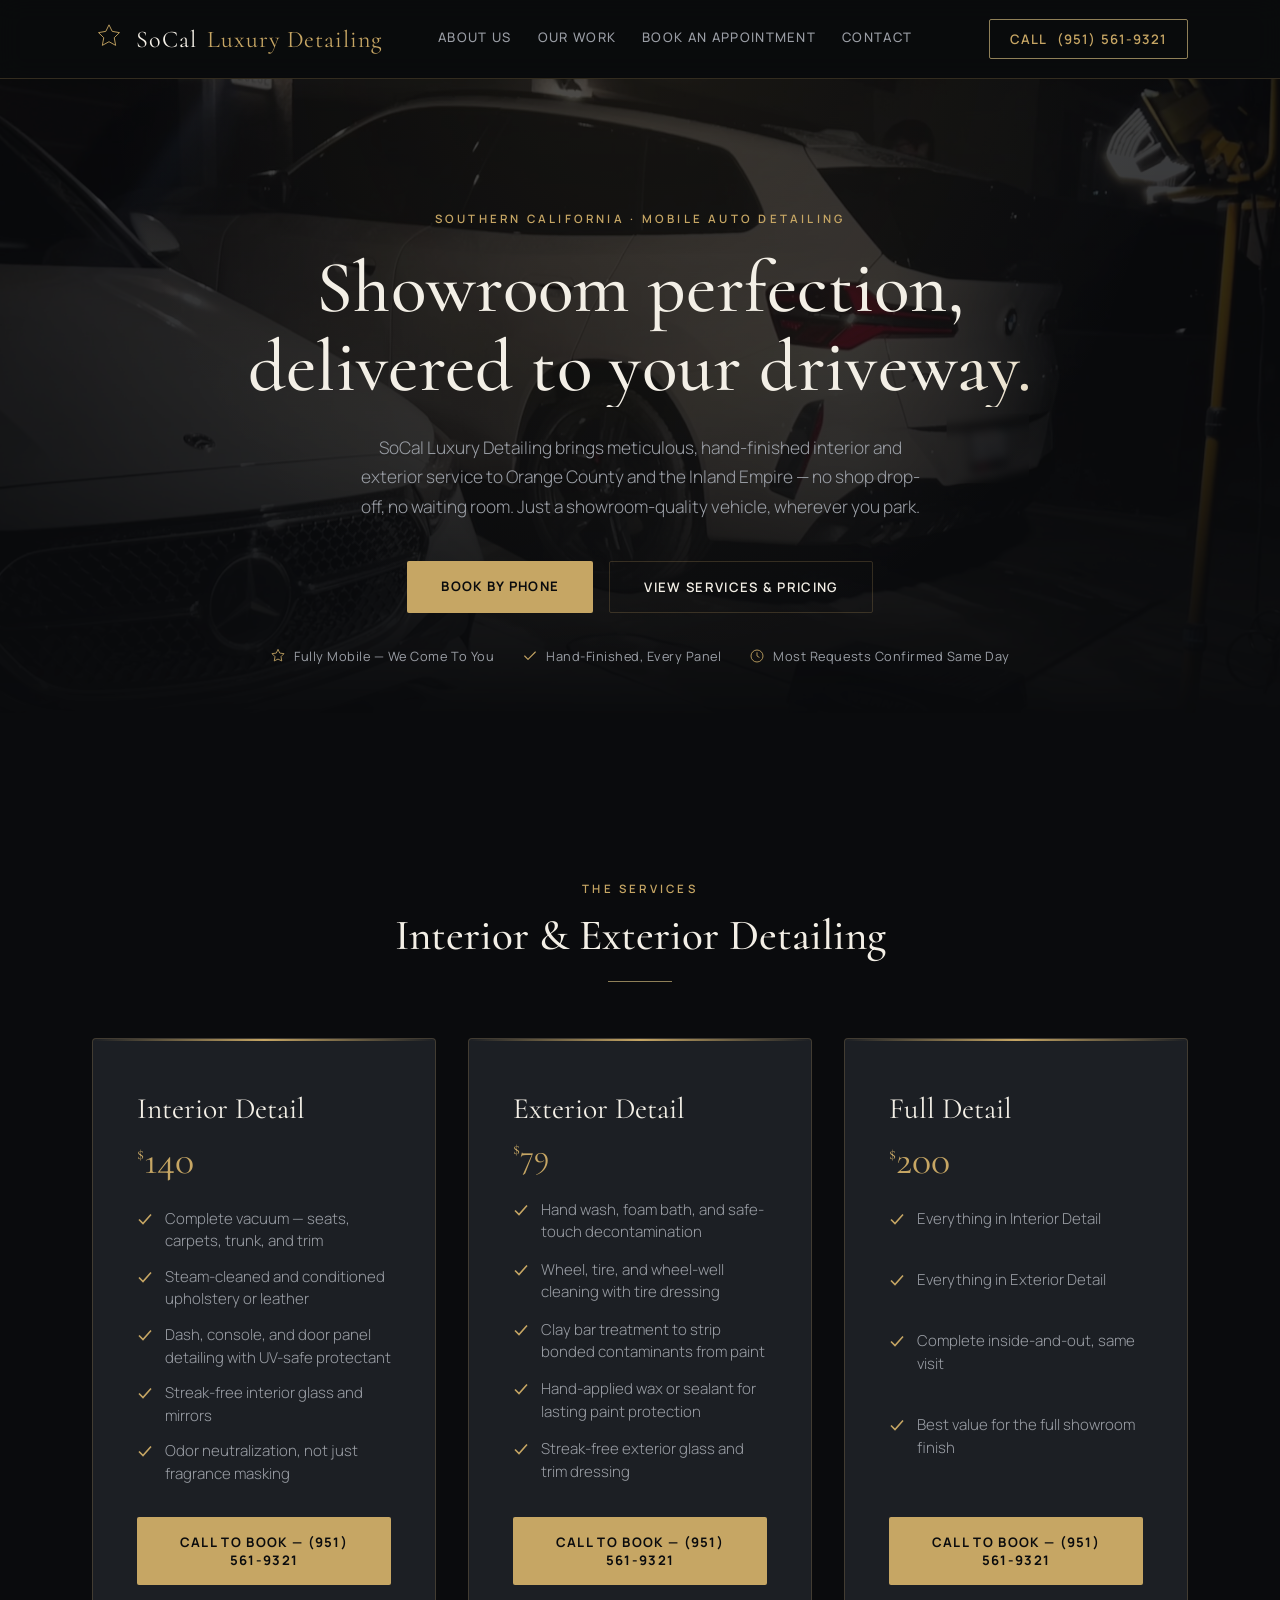
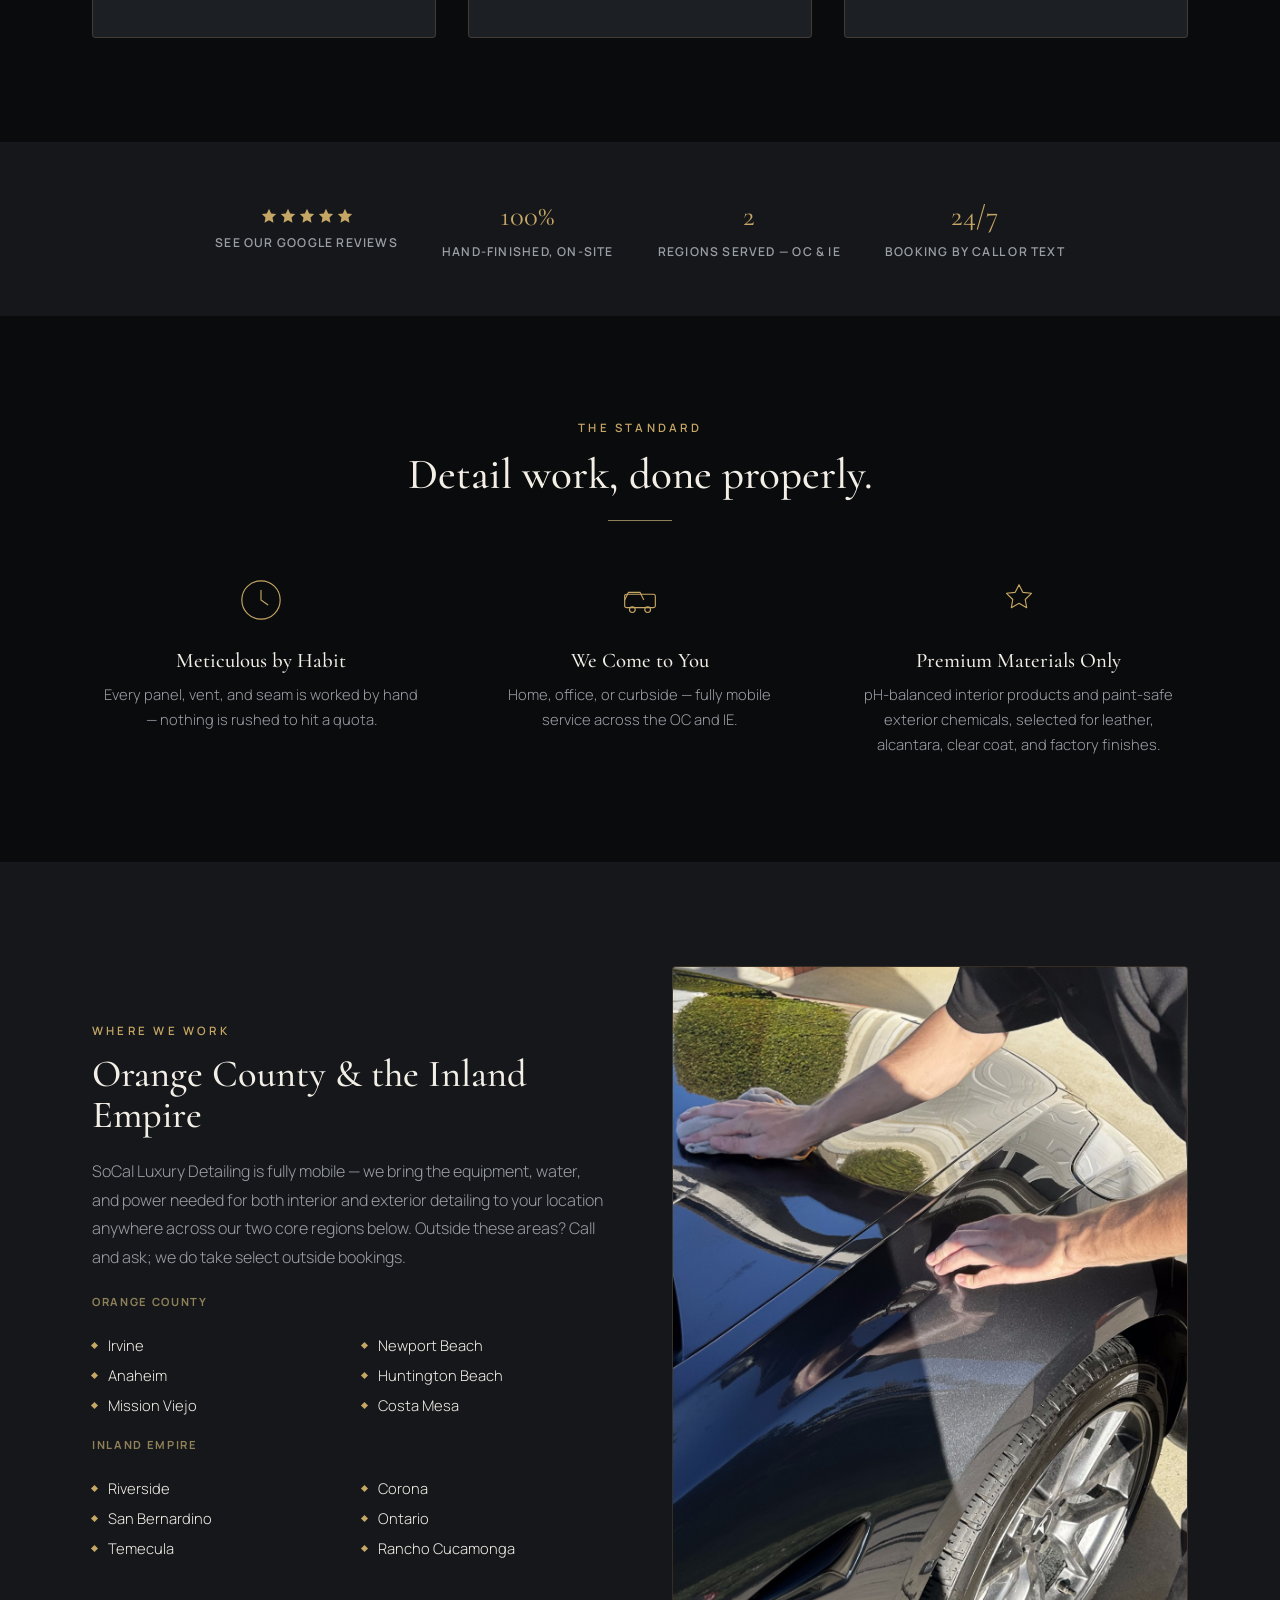
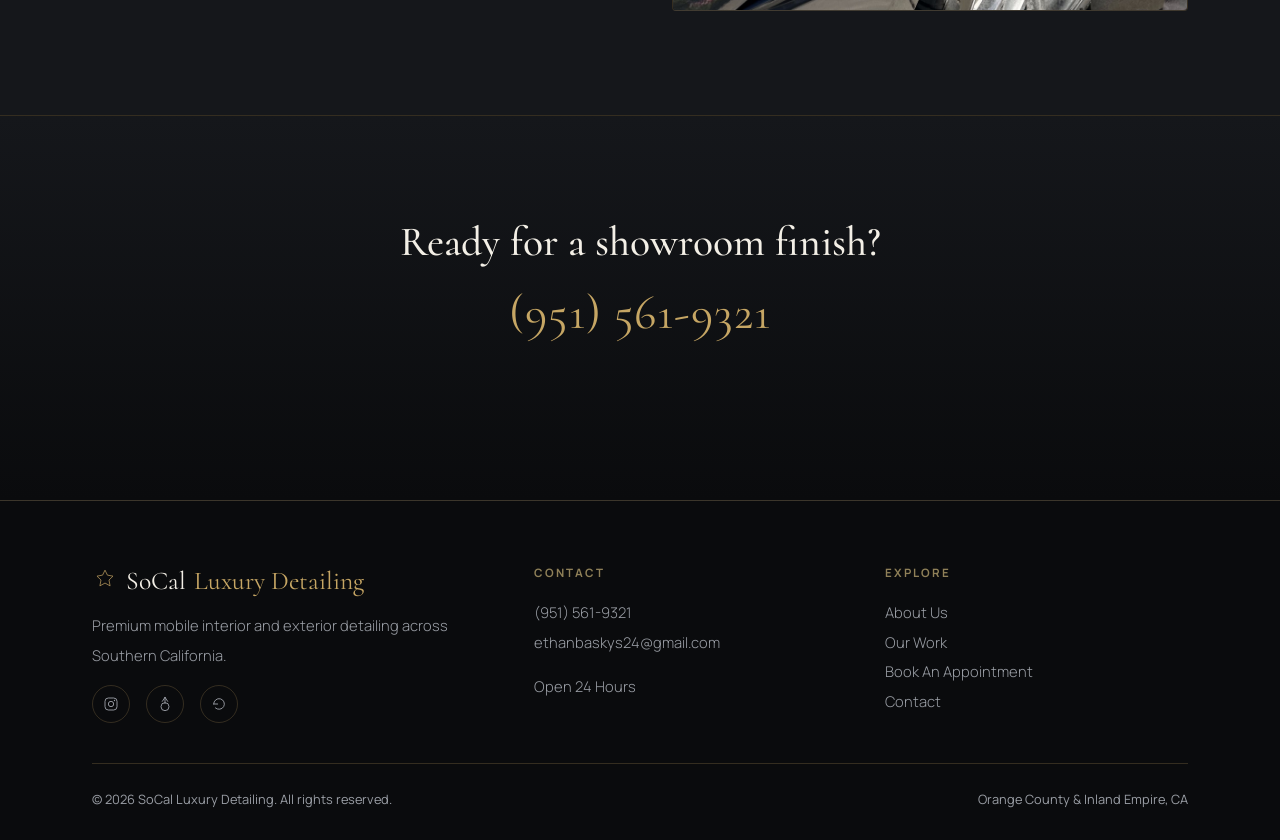
<file: index.html>
<!DOCTYPE html>
<html lang="en">
<head>
<meta charset="UTF-8">
<meta name="viewport" content="width=device-width, initial-scale=1.0">
<title>SoCal Luxury Detailing — Mobile Interior &amp; Exterior Detailing, Orange County &amp; Inland Empire</title>
<meta name="description" content="SoCal Luxury Detailing brings showroom-quality mobile interior and exterior detailing to Orange County and the Inland Empire. Hand-finished, on-site. Call (951) 561-9321.">
<link rel="canonical" href="https://z-skizz.github.io/socal-auto-detail.github.io/index.html">

<meta property="og:type" content="website">
<meta property="og:title" content="SoCal Luxury Detailing — Mobile Auto Detailing, Orange County &amp; Inland Empire">
<meta property="og:description" content="Showroom perfection, delivered to your driveway. Premium mobile interior and exterior detailing across Southern California.">
<meta property="og:image" content="https://z-skizz.github.io/socal-auto-detail.github.io/assets/img/photo-b.jpg">
<meta property="og:url" content="https://z-skizz.github.io/socal-auto-detail.github.io/index.html">
<meta name="twitter:card" content="summary_large_image">

<!--
============================================================
SOCAL LUXURY DETAILING — HOME PAGE
============================================================
Shared header/footer/CSS/JS live in assets/css/style.css and
assets/js/main.js — edit those once, it applies to every page.

QUICK EDIT INDEX
-----------------
[EDIT: PHONE NUMBER]  — search "9515619321"
[EDIT: SERVICES]      — the service cards below "id=service"
[EDIT: PRICING]       — inside each service card
[EDIT: SERVICE AREA]  — city list, Orange County / Inland Empire
[EDIT: PHOTOS]        — see assets/img/README.txt for the full shot list
[EDIT: BUSINESS HOURS]— footer
============================================================
-->

<link rel="icon" href="data:image/svg+xml,%3Csvg xmlns='http://www.w3.org/2000/svg' viewBox='0 0 48 48'%3E%3Crect width='48' height='48' rx='8' fill='%230a0b0d'/%3E%3Cpath d='M24 8l4.8 9.8L39 19l-7.5 7.3L33.5 37 24 31.6 14.5 37l2-10.7L9 19l10.2-1.2z' fill='%23c6a664'/%3E%3C/svg%3E">

<link rel="preconnect" href="https://fonts.googleapis.com">
<link rel="preconnect" href="https://fonts.gstatic.com" crossorigin>
<link href="https://fonts.googleapis.com/css2?family=Cormorant:ital,wght@0,300;0,400;0,500;0,600;1,400&family=Manrope:wght@300;400;500;600;700&display=swap" rel="stylesheet">
<link rel="stylesheet" href="assets/css/style.css">
</head>
<body>

<!-- ================= HEADER ================= -->
<header>
  <div class="nav">
    <a href="index.html#top" class="logo">
      <svg class="mark" viewBox="0 0 48 48" fill="none" aria-hidden="true"><path d="M24 4l4.5 9.2L38.8 15l-7.4 7.2L33.4 33 24 27.8 14.6 33l2-10.8L9.2 15l10.3-1.8z" stroke="currentColor" stroke-width="1.3" stroke-linejoin="round"/></svg>
      SoCal <em>Luxury Detailing</em>
    </a>
    <button class="nav-toggle" aria-label="Toggle menu" aria-expanded="false">
      <svg class="icon-open" viewBox="0 0 24 24" fill="none"><path d="M3 6h18M3 12h18M3 18h18" stroke="currentColor" stroke-width="1.6" stroke-linecap="round"/></svg>
      <svg class="icon-close" viewBox="0 0 24 24" fill="none"><path d="M5 5l14 14M19 5L5 19" stroke="currentColor" stroke-width="1.6" stroke-linecap="round"/></svg>
    </button>
    <nav class="nav-links">
      <a href="about.html">About Us</a>
      <a href="our-work.html">Our Work</a>
      <a href="book.html">Book An Appointment</a>
      <a href="contact.html">Contact</a>
    </nav>
    <!-- [EDIT: PHONE NUMBER] -->
    <a class="call-btn" href="tel:19515619321">
      <span class="full">Call</span> (951) 561-9321
    </a>
  </div>
</header>

<!-- ================= HERO ================= -->
<section class="hero" id="top">
  <!-- [EDIT: PHOTOS] Photo B — 16:9, nighttime lighting rig + stepping stool,
       BMW X330M on the driveway. Drop a file at assets/img/photo-b.jpg and
       it appears here automatically at partial opacity, behind the text. -->
  <div class="hero-bg-photo" style="background-image:url('assets/img/photo-b.jpg');"></div>
  <div class="hero-inner">
    <span class="eyebrow">Southern California · Mobile Auto Detailing</span>
    <h1>Showroom perfection,<br><span class="sheen">delivered to your driveway.</span></h1>
    <p class="lede">
      SoCal Luxury Detailing brings meticulous, hand-finished interior and exterior
      service to Orange County and the Inland Empire — no shop drop-off, no waiting room.
      Just a showroom-quality vehicle, wherever you park.
    </p>
    <div class="hero-cta">
      <a class="btn-primary" href="tel:19515619321">Book by Phone</a>
      <a class="btn-secondary" href="#service">View Services &amp; Pricing</a>
    </div>
    <div class="hero-badges">
      <span><svg viewBox="0 0 24 24" fill="none"><path d="M12 2l2.6 5.6L21 8.5l-4.5 4.5 1.1 6.4L12 16.6l-5.6 2.8 1.1-6.4L3 8.5l6.4-.9z" stroke="currentColor" stroke-width="1.3" stroke-linejoin="round"/></svg> Fully Mobile — We Come To You</span>
      <span><svg viewBox="0 0 24 24" fill="none"><path d="M4 12l5 5L20 6" stroke="currentColor" stroke-width="1.6" stroke-linecap="round" stroke-linejoin="round"/></svg> Hand-Finished, Every Panel</span>
      <span><svg viewBox="0 0 24 24" fill="none"><circle cx="12" cy="12" r="9" stroke="currentColor" stroke-width="1.3"/><path d="M12 7v5l3.2 2" stroke="currentColor" stroke-width="1.3" stroke-linecap="round"/></svg> Most Requests Confirmed Same Day</span>
    </div>
  </div>
</section>

<!-- ================= SERVICES ================= -->
<section id="service">
  <div class="wrap">
    <div class="section-head reveal">
      <span class="eyebrow">The Services</span>
      <h2>Interior &amp; Exterior Detailing</h2>
      <div class="divider"></div>
    </div>

    <div class="service-grid cols-3">

      <!-- [EDIT: SERVICES] Card 1 — Interior Detail -->
      <div class="service-card reveal">
        <div class="service-name">Interior Detail</div>
        <!-- [EDIT: PRICING] -->
        <div class="price"><sup>$</sup>140</div>
        <ul>
          <li><svg width="16" height="16" viewBox="0 0 16 16" fill="none"><path d="M2 8.5L6 12.5L14 3.5" stroke="currentColor" stroke-width="1.6"/></svg>Complete vacuum — seats, carpets, trunk, and trim</li>
          <li><svg width="16" height="16" viewBox="0 0 16 16" fill="none"><path d="M2 8.5L6 12.5L14 3.5" stroke="currentColor" stroke-width="1.6"/></svg>Steam-cleaned and conditioned upholstery or leather</li>
          <li><svg width="16" height="16" viewBox="0 0 16 16" fill="none"><path d="M2 8.5L6 12.5L14 3.5" stroke="currentColor" stroke-width="1.6"/></svg>Dash, console, and door panel detailing with UV-safe protectant</li>
          <li><svg width="16" height="16" viewBox="0 0 16 16" fill="none"><path d="M2 8.5L6 12.5L14 3.5" stroke="currentColor" stroke-width="1.6"/></svg>Streak-free interior glass and mirrors</li>
          <li><svg width="16" height="16" viewBox="0 0 16 16" fill="none"><path d="M2 8.5L6 12.5L14 3.5" stroke="currentColor" stroke-width="1.6"/></svg>Odor neutralization, not just fragrance masking</li>
        </ul>
        <a class="btn-primary" href="tel:19515619321">Call to Book — (951) 561-9321</a>
      </div>

      <!-- [EDIT: SERVICES] Card 2 — Exterior Detail -->
      <div class="service-card reveal">
        <div class="service-name">Exterior Detail</div>
        <!-- [EDIT: PRICING] -->
        <div class="price call-price"><sup>$</sup>79</div>
        <ul>
          <li><svg width="16" height="16" viewBox="0 0 16 16" fill="none"><path d="M2 8.5L6 12.5L14 3.5" stroke="currentColor" stroke-width="1.6"/></svg>Hand wash, foam bath, and safe-touch decontamination</li>
          <li><svg width="16" height="16" viewBox="0 0 16 16" fill="none"><path d="M2 8.5L6 12.5L14 3.5" stroke="currentColor" stroke-width="1.6"/></svg>Wheel, tire, and wheel-well cleaning with tire dressing</li>
          <li><svg width="16" height="16" viewBox="0 0 16 16" fill="none"><path d="M2 8.5L6 12.5L14 3.5" stroke="currentColor" stroke-width="1.6"/></svg>Clay bar treatment to strip bonded contaminants from paint</li>
          <li><svg width="16" height="16" viewBox="0 0 16 16" fill="none"><path d="M2 8.5L6 12.5L14 3.5" stroke="currentColor" stroke-width="1.6"/></svg>Hand-applied wax or sealant for lasting paint protection</li>
          <li><svg width="16" height="16" viewBox="0 0 16 16" fill="none"><path d="M2 8.5L6 12.5L14 3.5" stroke="currentColor" stroke-width="1.6"/></svg>Streak-free exterior glass and trim dressing</li>
        </ul>
        <a class="btn-primary" href="tel:19515619321">Call to Book — (951) 561-9321</a>
      </div>

      <!-- [EDIT: SERVICES] Card 3 — Full Detail -->
      <div class="service-card reveal">
        <div class="service-name">Full Detail</div>
        <!-- [EDIT: PRICING] -->
        <div class="price"><sup>$</sup>200</div>
        <ul>
          <li><svg width="16" height="16" viewBox="0 0 16 16" fill="none"><path d="M2 8.5L6 12.5L14 3.5" stroke="currentColor" stroke-width="1.6"/></svg>Everything in Interior Detail</li>
          <li><svg width="16" height="16" viewBox="0 0 16 16" fill="none"><path d="M2 8.5L6 12.5L14 3.5" stroke="currentColor" stroke-width="1.6"/></svg>Everything in Exterior Detail</li>
          <li><svg width="16" height="16" viewBox="0 0 16 16" fill="none"><path d="M2 8.5L6 12.5L14 3.5" stroke="currentColor" stroke-width="1.6"/></svg>Complete inside-and-out, same visit</li>
          <li><svg width="16" height="16" viewBox="0 0 16 16" fill="none"><path d="M2 8.5L6 12.5L14 3.5" stroke="currentColor" stroke-width="1.6"/></svg>Best value for the full showroom finish</li>
        </ul>
        <a class="btn-primary" href="tel:19515619321">Call to Book — (951) 561-9321</a>
      </div>

    </div>
  </div>
</section>

<!-- ================= TRUST BAND ================= -->
<section class="section-alt" style="padding: 56px 0;">
  <div class="wrap">
    <div class="trust-band reveal">
      <div class="trust-item">
        <div class="trust-stars" aria-hidden="true">
          <svg viewBox="0 0 20 20" fill="currentColor"><path d="M10 1l2.7 5.9L19 7.6l-4.6 4.4 1.2 6.5L10 15.3l-5.6 3.2 1.2-6.5L1 7.6l6.3-.7z"/></svg>
          <svg viewBox="0 0 20 20" fill="currentColor"><path d="M10 1l2.7 5.9L19 7.6l-4.6 4.4 1.2 6.5L10 15.3l-5.6 3.2 1.2-6.5L1 7.6l6.3-.7z"/></svg>
          <svg viewBox="0 0 20 20" fill="currentColor"><path d="M10 1l2.7 5.9L19 7.6l-4.6 4.4 1.2 6.5L10 15.3l-5.6 3.2 1.2-6.5L1 7.6l6.3-.7z"/></svg>
          <svg viewBox="0 0 20 20" fill="currentColor"><path d="M10 1l2.7 5.9L19 7.6l-4.6 4.4 1.2 6.5L10 15.3l-5.6 3.2 1.2-6.5L1 7.6l6.3-.7z"/></svg>
          <svg viewBox="0 0 20 20" fill="currentColor"><path d="M10 1l2.7 5.9L19 7.6l-4.6 4.4 1.2 6.5L10 15.3l-5.6 3.2 1.2-6.5L1 7.6l6.3-.7z"/></svg>
        </div>
        <!-- [EDIT: REVIEWS] link to your real Google Business Profile once live -->
        <a class="trust-label" href="#" target="_blank" rel="noopener">See Our Google Reviews</a>
      </div>
      <div class="trust-item">
        <div class="trust-num">100%</div>
        <div class="trust-label">Hand-Finished, On-Site</div>
      </div>
      <div class="trust-item">
        <div class="trust-num">2</div>
        <div class="trust-label">Regions Served — OC &amp; IE</div>
      </div>
      <div class="trust-item">
        <div class="trust-num">24/7</div>
        <div class="trust-label">Booking By Call Or Text</div>
      </div>
    </div>
  </div>
</section>

<!-- ================= WHY US / PILLARS ================= -->
<section>
  <div class="wrap">
    <div class="section-head reveal">
      <span class="eyebrow">The Standard</span>
      <h2>Detail work, done properly.</h2>
      <div class="divider"></div>
    </div>
    <div class="pillars">
      <div class="pillar reveal">
        <svg class="icon" viewBox="0 0 48 48" fill="none"><circle cx="24" cy="24" r="20" stroke="currentColor" stroke-width="1.2"/><path d="M24 14v10l7 5" stroke="currentColor" stroke-width="1.2" stroke-linecap="round"/></svg>
        <h3>Meticulous by Habit</h3>
        <p>Every panel, vent, and seam is worked by hand — nothing is rushed to hit a quota.</p>
      </div>
      <div class="pillar reveal">
        <svg class="icon" viewBox="0 0 48 48" fill="none"><rect x="8" y="18" width="32" height="14" rx="2" stroke="currentColor" stroke-width="1.2"/><circle cx="16" cy="34" r="3" stroke="currentColor" stroke-width="1.2"/><circle cx="32" cy="34" r="3" stroke="currentColor" stroke-width="1.2"/><path d="M8 24l4-8h12l4 8" stroke="currentColor" stroke-width="1.2"/></svg>
        <h3>We Come to You</h3>
        <p>Home, office, or curbside — fully mobile service across the OC and IE.</p>
      </div>
      <div class="pillar reveal">
        <svg class="icon" viewBox="0 0 48 48" fill="none"><path d="M24 8l4 8 9 1-6.5 6.5L32 32l-8-4.5L16 32l1.5-8.5L11 17l9-1z" stroke="currentColor" stroke-width="1.2" stroke-linejoin="round"/></svg>
        <h3>Premium Materials Only</h3>
        <p>pH-balanced interior products and paint-safe exterior chemicals, selected for leather, alcantara, clear coat, and factory finishes.</p>
      </div>
    </div>
  </div>
</section>

<!-- ================= SERVICE AREA ================= -->
<section class="section-alt" id="area">
  <div class="wrap">
    <div class="split-layout">
      <div class="split-copy reveal">
        <span class="eyebrow">Where We Work</span>
        <h2 style="margin:14px 0 20px; font-size:clamp(1.9rem,3.6vw,2.4rem);">Orange County &amp; the Inland Empire</h2>
        <p>
          SoCal Luxury Detailing is fully mobile — we bring the equipment, water,
          and power needed for both interior and exterior detailing to your location
          anywhere across our two core regions below. Outside these areas? Call and
          ask; we do take select outside bookings.
        </p>
        <div class="region-group-label">Orange County</div>
        <!-- [EDIT: SERVICE AREA] add/remove cities freely -->
        <ul class="region-list">
          <li>Irvine</li>
          <li>Newport Beach</li>
          <li>Anaheim</li>
          <li>Huntington Beach</li>
          <li>Mission Viejo</li>
          <li>Costa Mesa</li>
        </ul>
        <div class="region-group-label">Inland Empire</div>
        <ul class="region-list">
          <li>Riverside</li>
          <li>Corona</li>
          <li>San Bernardino</li>
          <li>Ontario</li>
          <li>Temecula</li>
          <li>Rancho Cucamonga</li>
        </ul>
      </div>

      <!-- [EDIT: PHOTOS] Photo C — 9:16 vertical, technician detailing a
           Tesla hood close-up with a microfiber towel. File:
           assets/img/photo-c.jpg -->
      <figure class="media-slot ar-4x5 reveal" data-slot="c">
        <img src="assets/img/photo-c.jpg" alt="Technician hand-polishing a Tesla hood with a microfiber towel" loading="lazy" onerror="this.parentElement.classList.add('is-missing')">
        <figcaption class="slot-fallback">
          <span class="slot-tag">Photo C · 9:16 vertical</span>
          Close-up: technician cleaning a Tesla hood with a microfiber towel.<br>Add file: assets/img/photo-c.jpg
        </figcaption>
      </figure>
    </div>
  </div>
</section>

<!-- ================= FINAL CTA ================= -->
<section class="cta-band">
  <div class="wrap" style="max-width:640px;">
    <h2 class="reveal">Ready for a showroom finish?</h2>
    <!-- [EDIT: PHONE NUMBER] -->
    <a class="phone-big reveal" href="tel:19515619321">(951) 561-9321</a>
    <p class="note reveal">Call or text to check availability in your area.</p>
  </div>
</section>

<!-- ================= FOOTER ================= -->
<footer>
  <div class="wrap">
    <div class="footer-grid">
      <div class="footer-col">
        <div class="footer-logo">
          <svg viewBox="0 0 48 48" fill="none" aria-hidden="true"><path d="M24 4l4.5 9.2L38.8 15l-7.4 7.2L33.4 33 24 27.8 14.6 33l2-10.8L9.2 15l10.3-1.8z" stroke="currentColor" stroke-width="1.3" stroke-linejoin="round"/></svg>
          SoCal <em>Luxury Detailing</em>
        </div>
        <p style="font-weight:300;">Premium mobile interior and exterior detailing across Southern California.</p>
        <div class="footer-social">
          <!-- [EDIT: SOCIAL LINKS] replace # with your real profile URLs -->
          <a href="#" target="_blank" rel="noopener" aria-label="Instagram"><svg viewBox="0 0 24 24" fill="none"><rect x="3" y="3" width="18" height="18" rx="5" stroke="currentColor" stroke-width="1.4"/><circle cx="12" cy="12" r="4" stroke="currentColor" stroke-width="1.4"/><circle cx="17.2" cy="6.8" r="1" fill="currentColor"/></svg></a>
          <a href="#" target="_blank" rel="noopener" aria-label="Yelp"><svg viewBox="0 0 24 24" fill="none"><path d="M12 2v9M12 2l4 6M12 2L8 8" stroke="currentColor" stroke-width="1.4" stroke-linecap="round" stroke-linejoin="round"/><circle cx="12" cy="16" r="6" stroke="currentColor" stroke-width="1.4"/></svg></a>
          <a href="#" target="_blank" rel="noopener" aria-label="Google Reviews"><svg viewBox="0 0 24 24" fill="none"><path d="M4 12a8 8 0 1 1 2.6 5.9" stroke="currentColor" stroke-width="1.4" stroke-linecap="round"/><path d="M4 12h6" stroke="currentColor" stroke-width="1.4" stroke-linecap="round"/></svg></a>
        </div>
      </div>
      <div class="footer-col">
        <h4>Contact</h4>
        <!-- [EDIT: PHONE NUMBER] -->
        <a href="tel:19515619321">(951) 561-9321</a>
        <!-- [EDIT: EMAIL] -->
        <a href="mailto:ethanbaskys24@gmail.com">ethanbaskys24@gmail.com</a>
        <!-- [EDIT: BUSINESS HOURS] -->
        <p>Open 24 Hours</p>
      </div>
      <div class="footer-col">
        <h4>Explore</h4>
        <a href="about.html">About Us</a>
        <a href="our-work.html">Our Work</a>
        <a href="book.html">Book An Appointment</a>
        <a href="contact.html">Contact</a>
      </div>
    </div>
    <div class="footer-bottom">
      <span>&copy; <span id="year"></span> SoCal Luxury Detailing. All rights reserved.</span>
      <span>Orange County &amp; Inland Empire, CA</span>
    </div>
  </div>
</footer>

<!-- ================= STICKY MOBILE CALL BAR ================= -->
<div class="mobile-call-bar">
  <a class="mcb-call" href="tel:19515619321">Call Now</a>
  <a class="mcb-text" href="sms:19515619321">Text to Book</a>
</div>

<script type="application/ld+json">
{
  "@context": "https://schema.org",
  "@type": "LocalBusiness",
  "name": "SoCal Luxury Detailing",
  "image": "https://z-skizz.github.io/socal-auto-detail.github.io/assets/img/photo-b.jpg",
  "url": "https://z-skizz.github.io/socal-auto-detail.github.io/index.html",
  "telephone": "+19515619321",
  "email": "ethanbaskys24@gmail.com",
  "priceRange": "$$",
  "areaServed": [
    "Irvine, CA", "Newport Beach, CA", "Anaheim, CA", "Huntington Beach, CA",
    "Mission Viejo, CA", "Costa Mesa, CA", "Riverside, CA", "Corona, CA",
    "San Bernardino, CA", "Ontario, CA", "Temecula, CA", "Rancho Cucamonga, CA"
  ],
  "openingHoursSpecification": {
    "@type": "OpeningHoursSpecification",
    "dayOfWeek": ["Monday","Tuesday","Wednesday","Thursday","Friday","Saturday","Sunday"],
    "opens": "00:00",
    "closes": "23:59"
  },
  "makesOffer": [
    { "@type": "Offer", "itemOffered": { "@type": "Service", "name": "Interior Detail" }, "price": "140", "priceCurrency": "USD" },
    { "@type": "Offer", "itemOffered": { "@type": "Service", "name": "Exterior Detail" }, "price": "79", "priceCurrency": "USD" }
  ]
}
</script>

<script src="assets/js/main.js"></script>
</body>
</html>
</file>
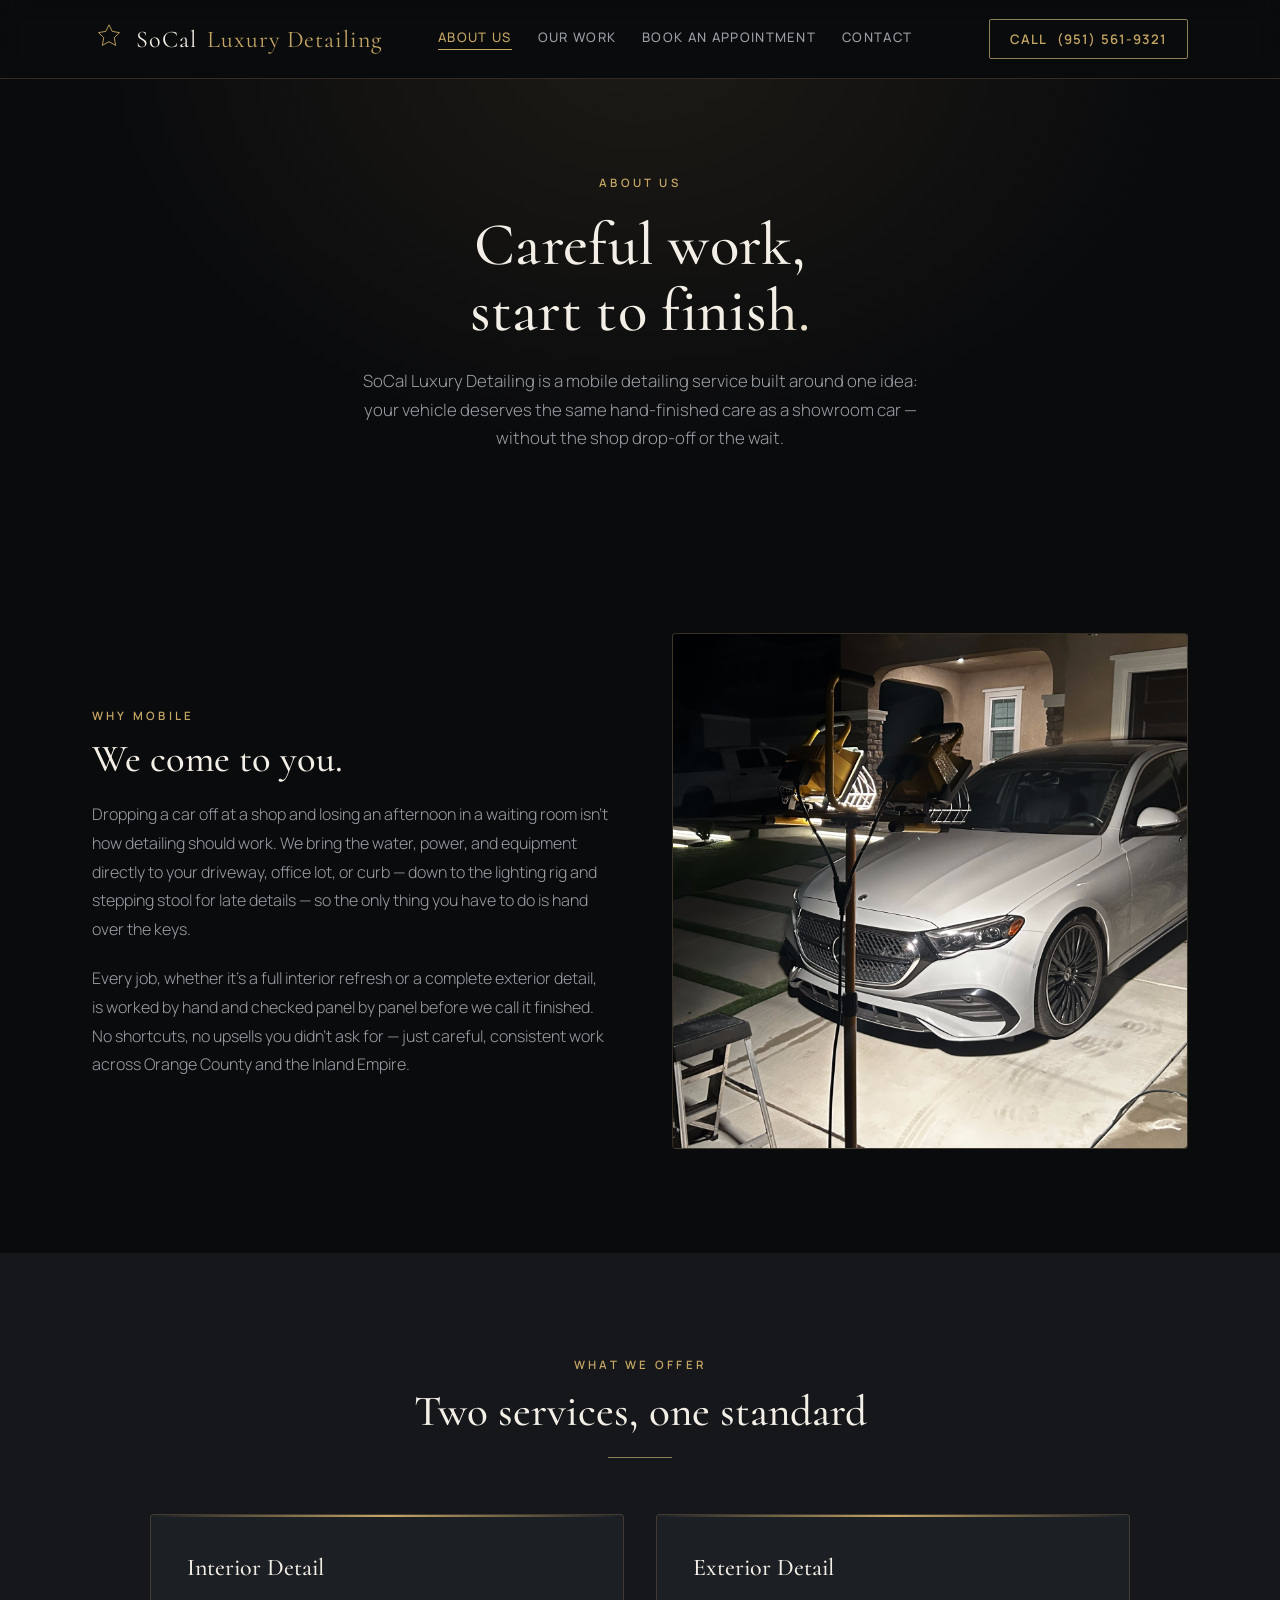
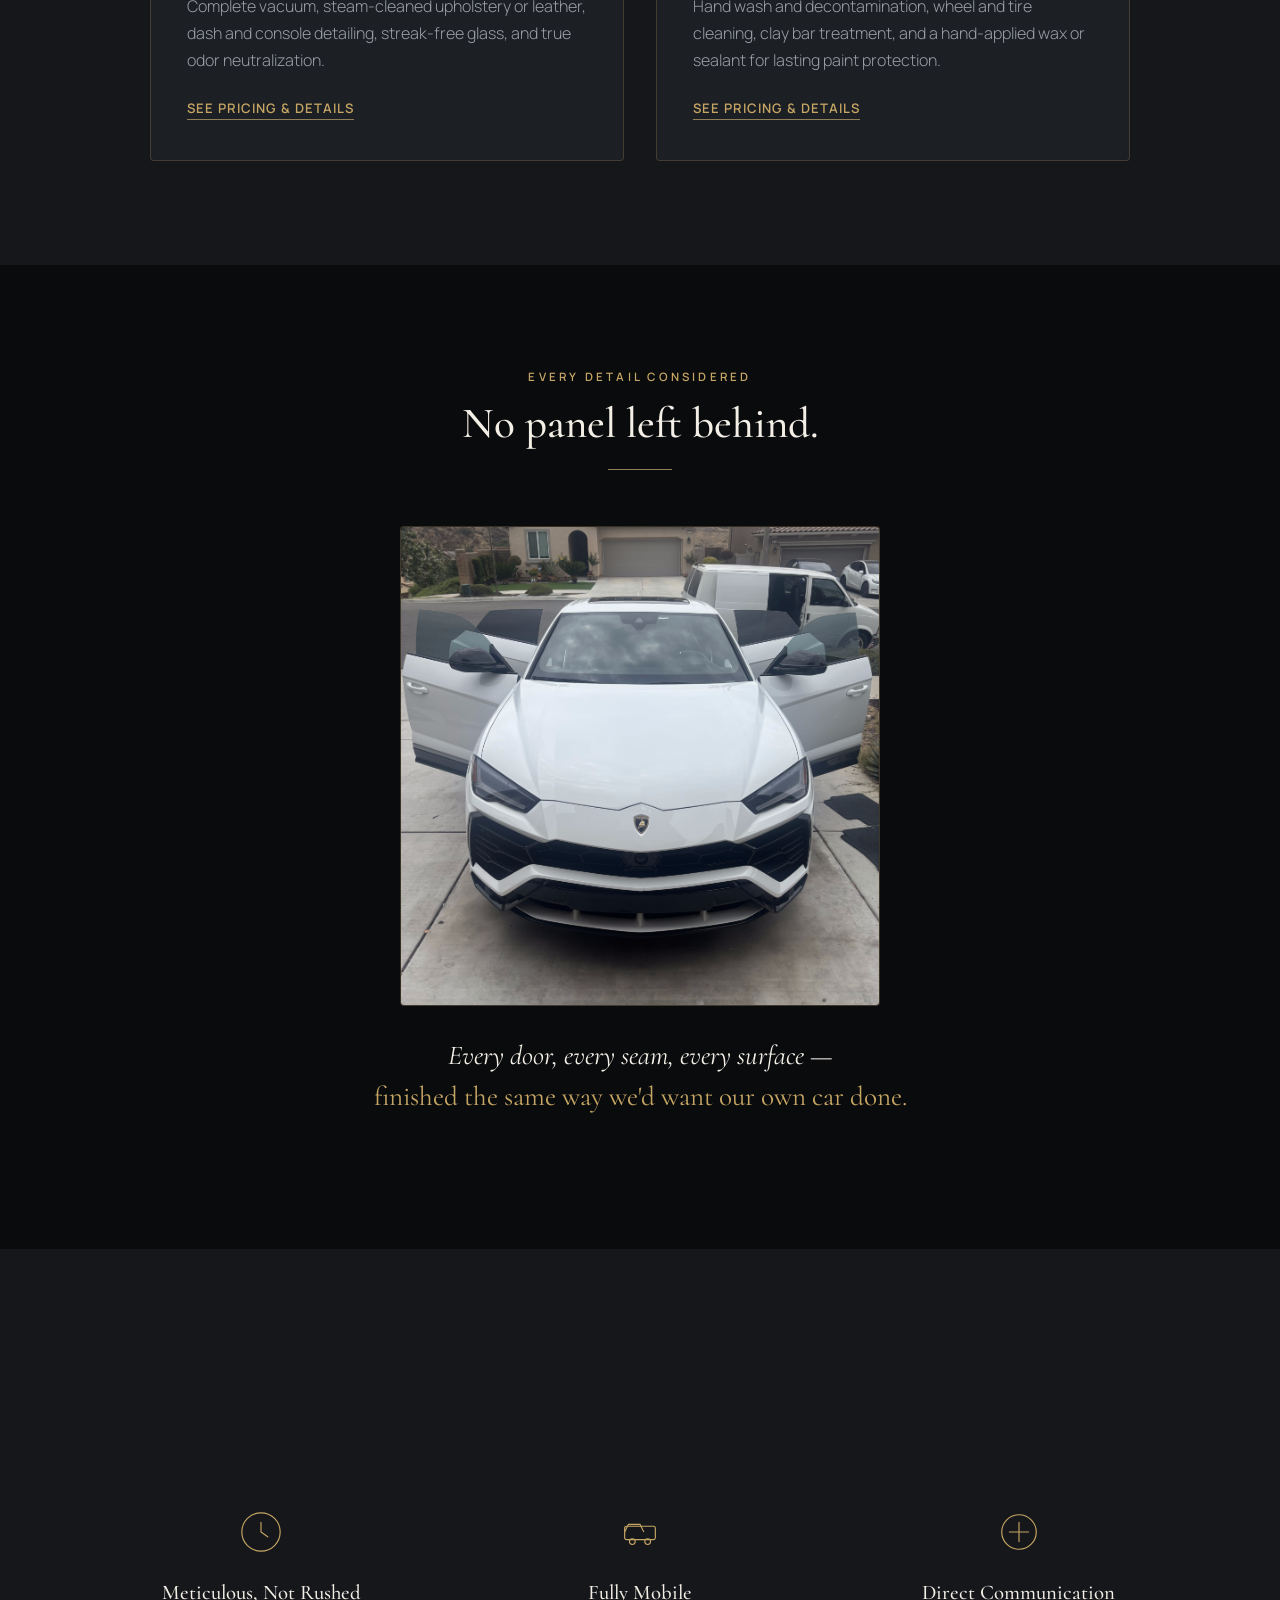
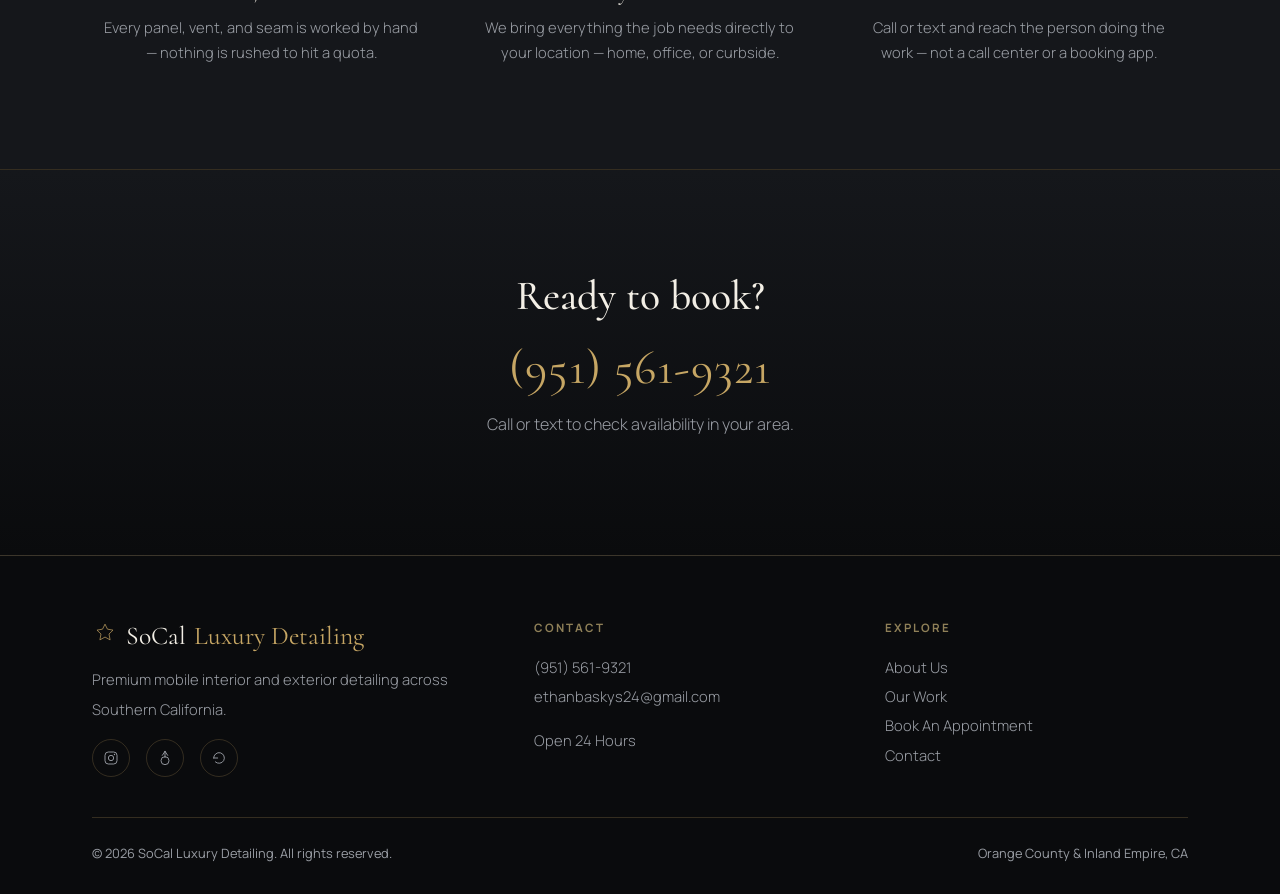
<file: about.html>
<!DOCTYPE html>
<html lang="en">
<head>
<meta charset="UTF-8">
<meta name="viewport" content="width=device-width, initial-scale=1.0">
<title>About Us — SoCal Luxury Detailing</title>
<meta name="description" content="Meet SoCal Luxury Detailing — a mobile interior and exterior detailing service serving Orange County and the Inland Empire. Call (951) 561-9321.">
<link rel="canonical" href="https://z-skizz.github.io/socal-auto-detail.github.io/about.html">

<!--
============================================================
SOCAL LUXURY DETAILING — ABOUT PAGE
============================================================
QUICK EDIT INDEX
-----------------
[EDIT: PHONE NUMBER] — search "9515619321"
[EDIT: STORY]        — the two paragraphs about how/why the business works
[EDIT: PHOTOS]        — see assets/img/README.txt
[EDIT: BUSINESS HOURS]— footer
============================================================
-->

<link rel="icon" href="data:image/svg+xml,%3Csvg xmlns='http://www.w3.org/2000/svg' viewBox='0 0 48 48'%3E%3Crect width='48' height='48' rx='8' fill='%230a0b0d'/%3E%3Cpath d='M24 8l4.8 9.8L39 19l-7.5 7.3L33.5 37 24 31.6 14.5 37l2-10.7L9 19l10.2-1.2z' fill='%23c6a664'/%3E%3C/svg%3E">

<link rel="preconnect" href="https://fonts.googleapis.com">
<link rel="preconnect" href="https://fonts.gstatic.com" crossorigin>
<link href="https://fonts.googleapis.com/css2?family=Cormorant:ital,wght@0,300;0,400;0,500;0,600;1,400&family=Manrope:wght@300;400;500;600;700&display=swap" rel="stylesheet">
<link rel="stylesheet" href="assets/css/style.css">
</head>
<body>

<!-- ================= HEADER ================= -->
<header>
  <div class="nav">
    <a href="index.html" class="logo">
      <svg class="mark" viewBox="0 0 48 48" fill="none" aria-hidden="true"><path d="M24 4l4.5 9.2L38.8 15l-7.4 7.2L33.4 33 24 27.8 14.6 33l2-10.8L9.2 15l10.3-1.8z" stroke="currentColor" stroke-width="1.3" stroke-linejoin="round"/></svg>
      SoCal <em>Luxury Detailing</em>
    </a>
    <button class="nav-toggle" aria-label="Toggle menu" aria-expanded="false">
      <svg class="icon-open" viewBox="0 0 24 24" fill="none"><path d="M3 6h18M3 12h18M3 18h18" stroke="currentColor" stroke-width="1.6" stroke-linecap="round"/></svg>
      <svg class="icon-close" viewBox="0 0 24 24" fill="none"><path d="M5 5l14 14M19 5L5 19" stroke="currentColor" stroke-width="1.6" stroke-linecap="round"/></svg>
    </button>
    <nav class="nav-links">
      <a href="about.html" class="active">About Us</a>
      <a href="our-work.html">Our Work</a>
      <a href="book.html">Book An Appointment</a>
      <a href="contact.html">Contact</a>
    </nav>
    <a class="call-btn" href="tel:19515619321"><span class="full">Call</span> (951) 561-9321</a>
  </div>
</header>

<!-- ================= PAGE HERO ================= -->
<section class="page-hero" id="top">
  <div class="page-hero-inner">
    <span class="eyebrow">About Us</span>
    <h1>Careful work,<br><span class="sheen">start to finish.</span></h1>
    <p class="lede">
      SoCal Luxury Detailing is a mobile detailing service built around one idea:
      your vehicle deserves the same hand-finished care as a showroom car —
      without the shop drop-off or the wait.
    </p>
  </div>
</section>

<!-- ================= STORY ================= -->
<section id="story">
  <div class="wrap">
    <div class="split-layout">
      <div class="split-copy reveal">
        <span class="eyebrow">Why Mobile</span>
        <h2 style="margin:14px 0 20px; font-size:clamp(1.9rem,3.6vw,2.4rem);">We come to you.</h2>
        <!-- [EDIT: STORY] personalize these paragraphs with your own story -->
        <p>
          Dropping a car off at a shop and losing an afternoon in a waiting room isn't
          how detailing should work. We bring the water, power, and equipment directly
          to your driveway, office lot, or curb — down to the lighting rig and stepping
          stool for late details — so the only thing you have to do is hand over the keys.
        </p>
        <p>
          Every job, whether it's a full interior refresh or a complete exterior
          detail, is worked by hand and checked panel by panel before we call it
          finished. No shortcuts, no upsells you didn't ask for — just careful,
          consistent work across Orange County and the Inland Empire.
        </p>
      </div>
      <!-- [EDIT: PHOTOS] Photo A — square, nighttime lighting rig + stepping
           stool set up beside a Mercedes E350 on a driveway. File:
           assets/img/photo-a.jpg -->
      <figure class="media-slot ar-1x1 reveal" data-slot="a">
        <img src="assets/img/photo-a.jpg" alt="Mobile detailing lighting setup and stepping stool beside a Mercedes E350 at night" loading="lazy" onerror="this.parentElement.classList.add('is-missing')">
        <figcaption class="slot-fallback">
          <span class="slot-tag">Photo A · Square</span>
          Nighttime lighting rig &amp; stepping stool beside a Mercedes E350.<br>Add file: assets/img/photo-a.jpg
        </figcaption>
      </figure>
    </div>
  </div>
</section>

<!-- ================= WHAT WE OFFER ================= -->
<section class="section-alt">
  <div class="wrap">
    <div class="section-head reveal">
      <span class="eyebrow">What We Offer</span>
      <h2>Two services, one standard</h2>
      <div class="divider"></div>
    </div>
    <div class="offer-grid">
      <div class="offer-card reveal">
        <h3>Interior Detail</h3>
        <p>Complete vacuum, steam-cleaned upholstery or leather, dash and console detailing, streak-free glass, and true odor neutralization.</p>
        <a class="btn-tertiary" href="index.html#service">See Pricing &amp; Details</a>
      </div>
      <div class="offer-card reveal">
        <h3>Exterior Detail</h3>
        <p>Hand wash and decontamination, wheel and tire cleaning, clay bar treatment, and a hand-applied wax or sealant for lasting paint protection.</p>
        <a class="btn-tertiary" href="index.html#service">See Pricing &amp; Details</a>
      </div>
    </div>
  </div>
</section>

<!-- ================= SIGNATURE FEATURE ================= -->
<section>
  <div class="wrap">
    <div class="section-head reveal">
      <span class="eyebrow">Every Detail Considered</span>
      <h2>No panel left behind.</h2>
      <div class="divider"></div>
    </div>
    <div class="signature-feature reveal">
      <!-- [EDIT: PHOTOS] Photo H — square, Lamborghini Urus with all four
           doors open. File: assets/img/photo-h.jpg -->
      <figure class="media-slot ar-1x1" data-slot="h">
        <img src="assets/img/photo-h.jpg" alt="Lamborghini Urus with all doors open after a full detail" loading="lazy" onerror="this.parentElement.classList.add('is-missing')">
        <figcaption class="slot-fallback">
          <span class="slot-tag">Photo H · Square</span>
          Lamborghini Urus, all doors open, fully detailed.<br>Add file: assets/img/photo-h.jpg
        </figcaption>
      </figure>
      <p class="signature-quote">Every door, every seam, every surface —<br><span class="accent">finished the same way we'd want our own car done.</span></p>
    </div>
  </div>
</section>

<!-- ================= APPROACH / PILLARS ================= -->
<section class="section-alt">
  <div class="wrap">
    <div class="section-head reveal">
      <span class="eyebrow">Our Approach</span>
      <h2>How we work</h2>
      <div class="divider"></div>
    </div>
    <div class="pillars">
      <div class="pillar reveal">
        <svg class="icon" viewBox="0 0 48 48" fill="none"><circle cx="24" cy="24" r="20" stroke="currentColor" stroke-width="1.2"/><path d="M24 14v10l7 5" stroke="currentColor" stroke-width="1.2" stroke-linecap="round"/></svg>
        <h3>Meticulous, Not Rushed</h3>
        <p>Every panel, vent, and seam is worked by hand — nothing is rushed to hit a quota.</p>
      </div>
      <div class="pillar reveal">
        <svg class="icon" viewBox="0 0 48 48" fill="none"><rect x="8" y="18" width="32" height="14" rx="2" stroke="currentColor" stroke-width="1.2"/><circle cx="16" cy="34" r="3" stroke="currentColor" stroke-width="1.2"/><circle cx="32" cy="34" r="3" stroke="currentColor" stroke-width="1.2"/><path d="M8 24l4-8h12l4 8" stroke="currentColor" stroke-width="1.2"/></svg>
        <h3>Fully Mobile</h3>
        <p>We bring everything the job needs directly to your location — home, office, or curbside.</p>
      </div>
      <div class="pillar reveal">
        <svg class="icon" viewBox="0 0 48 48" fill="none"><path d="M14 24h20M24 14v20" stroke="currentColor" stroke-width="1.2" stroke-linecap="round"/><circle cx="24" cy="24" r="18" stroke="currentColor" stroke-width="1.2"/></svg>
        <h3>Direct Communication</h3>
        <p>Call or text and reach the person doing the work — not a call center or a booking app.</p>
      </div>
    </div>
  </div>
</section>

<!-- ================= FINAL CTA ================= -->
<section class="cta-band">
  <div class="wrap" style="max-width:640px;">
    <h2 class="reveal">Ready to book?</h2>
    <a class="phone-big reveal" href="tel:19515619321">(951) 561-9321</a>
    <p class="note reveal">Call or text to check availability in your area.</p>
  </div>
</section>

<!-- ================= FOOTER ================= -->
<footer>
  <div class="wrap">
    <div class="footer-grid">
      <div class="footer-col">
        <div class="footer-logo">
          <svg viewBox="0 0 48 48" fill="none" aria-hidden="true"><path d="M24 4l4.5 9.2L38.8 15l-7.4 7.2L33.4 33 24 27.8 14.6 33l2-10.8L9.2 15l10.3-1.8z" stroke="currentColor" stroke-width="1.3" stroke-linejoin="round"/></svg>
          SoCal <em>Luxury Detailing</em>
        </div>
        <p style="font-weight:300;">Premium mobile interior and exterior detailing across Southern California.</p>
        <div class="footer-social">
          <a href="#" target="_blank" rel="noopener" aria-label="Instagram"><svg viewBox="0 0 24 24" fill="none"><rect x="3" y="3" width="18" height="18" rx="5" stroke="currentColor" stroke-width="1.4"/><circle cx="12" cy="12" r="4" stroke="currentColor" stroke-width="1.4"/><circle cx="17.2" cy="6.8" r="1" fill="currentColor"/></svg></a>
          <a href="#" target="_blank" rel="noopener" aria-label="Yelp"><svg viewBox="0 0 24 24" fill="none"><path d="M12 2v9M12 2l4 6M12 2L8 8" stroke="currentColor" stroke-width="1.4" stroke-linecap="round" stroke-linejoin="round"/><circle cx="12" cy="16" r="6" stroke="currentColor" stroke-width="1.4"/></svg></a>
          <a href="#" target="_blank" rel="noopener" aria-label="Google Reviews"><svg viewBox="0 0 24 24" fill="none"><path d="M4 12a8 8 0 1 1 2.6 5.9" stroke="currentColor" stroke-width="1.4" stroke-linecap="round"/><path d="M4 12h6" stroke="currentColor" stroke-width="1.4" stroke-linecap="round"/></svg></a>
        </div>
      </div>
      <div class="footer-col">
        <h4>Contact</h4>
        <a href="tel:19515619321">(951) 561-9321</a>
        <a href="mailto:ethanbaskys24@gmail.com">ethanbaskys24@gmail.com</a>
        <p>Open 24 Hours</p>
      </div>
      <div class="footer-col">
        <h4>Explore</h4>
        <a href="about.html">About Us</a>
        <a href="our-work.html">Our Work</a>
        <a href="book.html">Book An Appointment</a>
        <a href="contact.html">Contact</a>
      </div>
    </div>
    <div class="footer-bottom">
      <span>&copy; <span id="year"></span> SoCal Luxury Detailing. All rights reserved.</span>
      <span>Orange County &amp; Inland Empire, CA</span>
    </div>
  </div>
</footer>

<div class="mobile-call-bar">
  <a class="mcb-call" href="tel:19515619321">Call Now</a>
  <a class="mcb-text" href="sms:19515619321">Text to Book</a>
</div>

<script src="assets/js/main.js"></script>
</body>
</html>
</file>
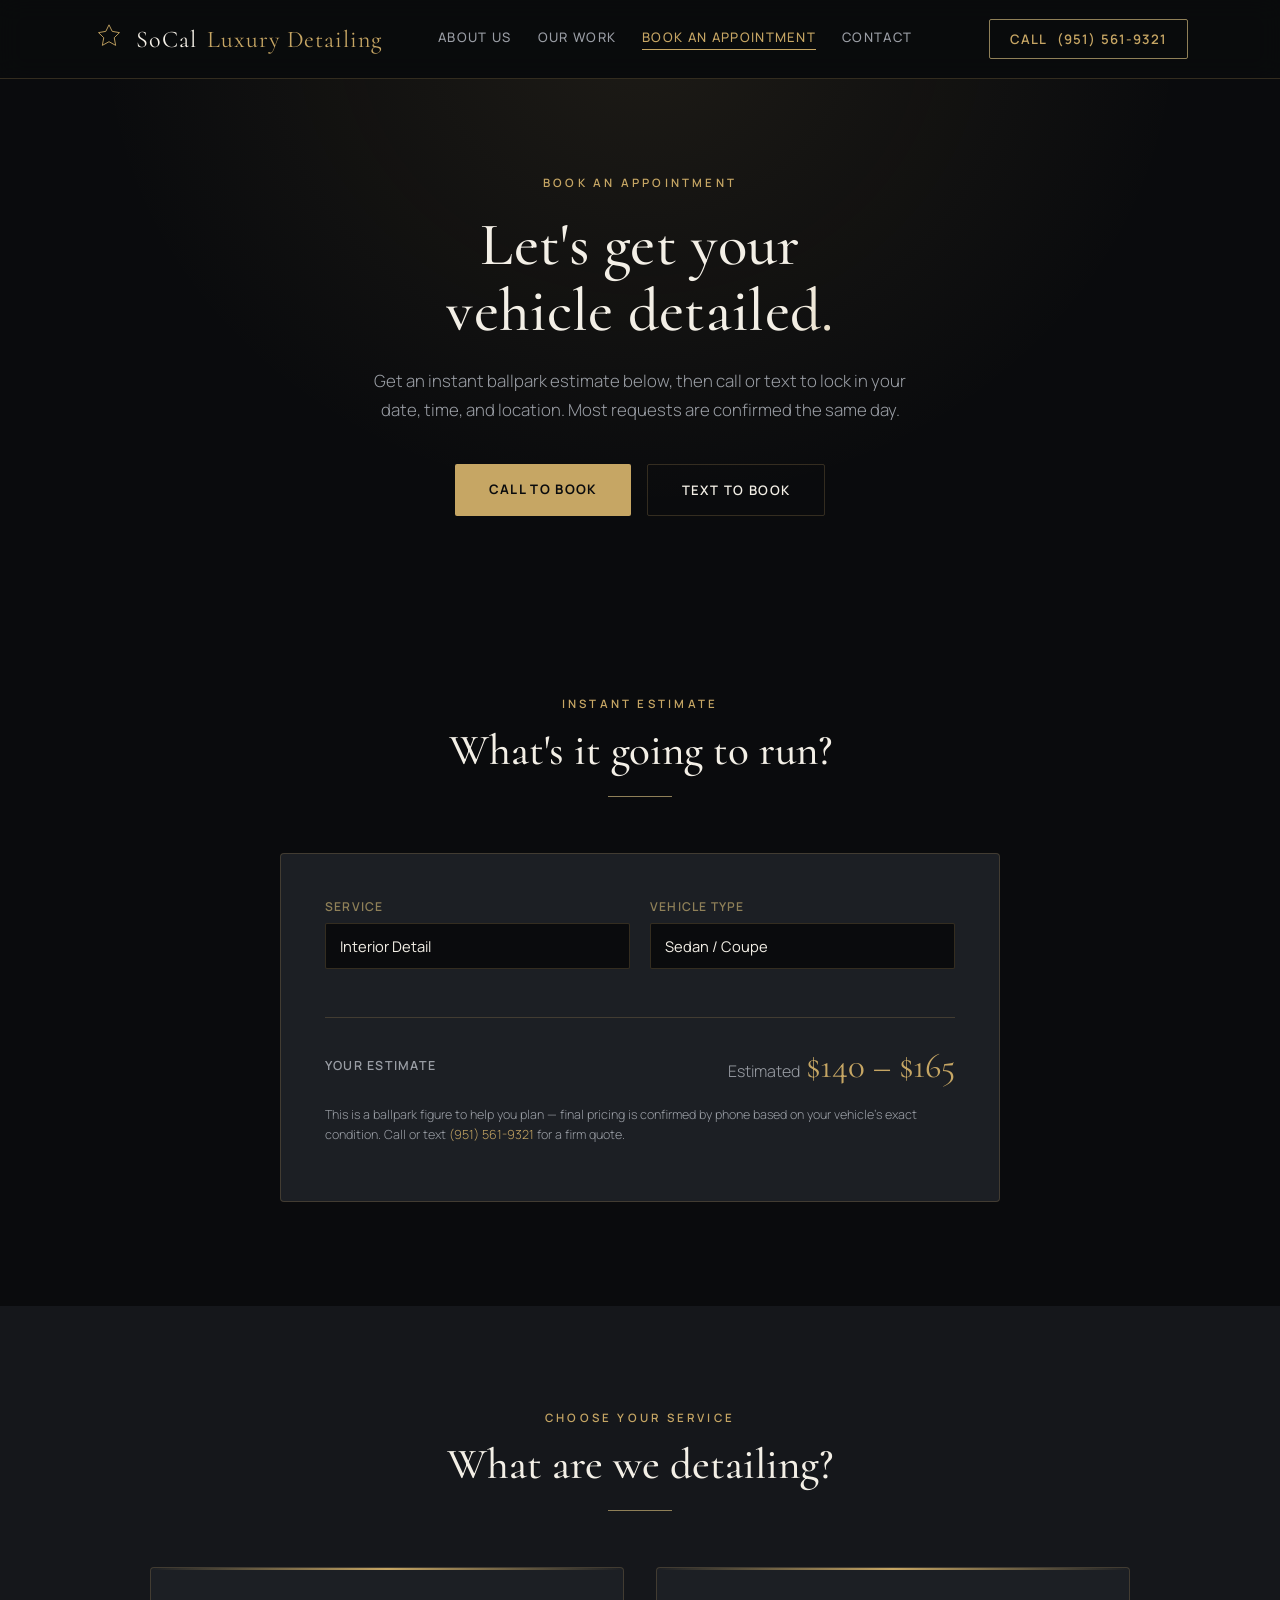
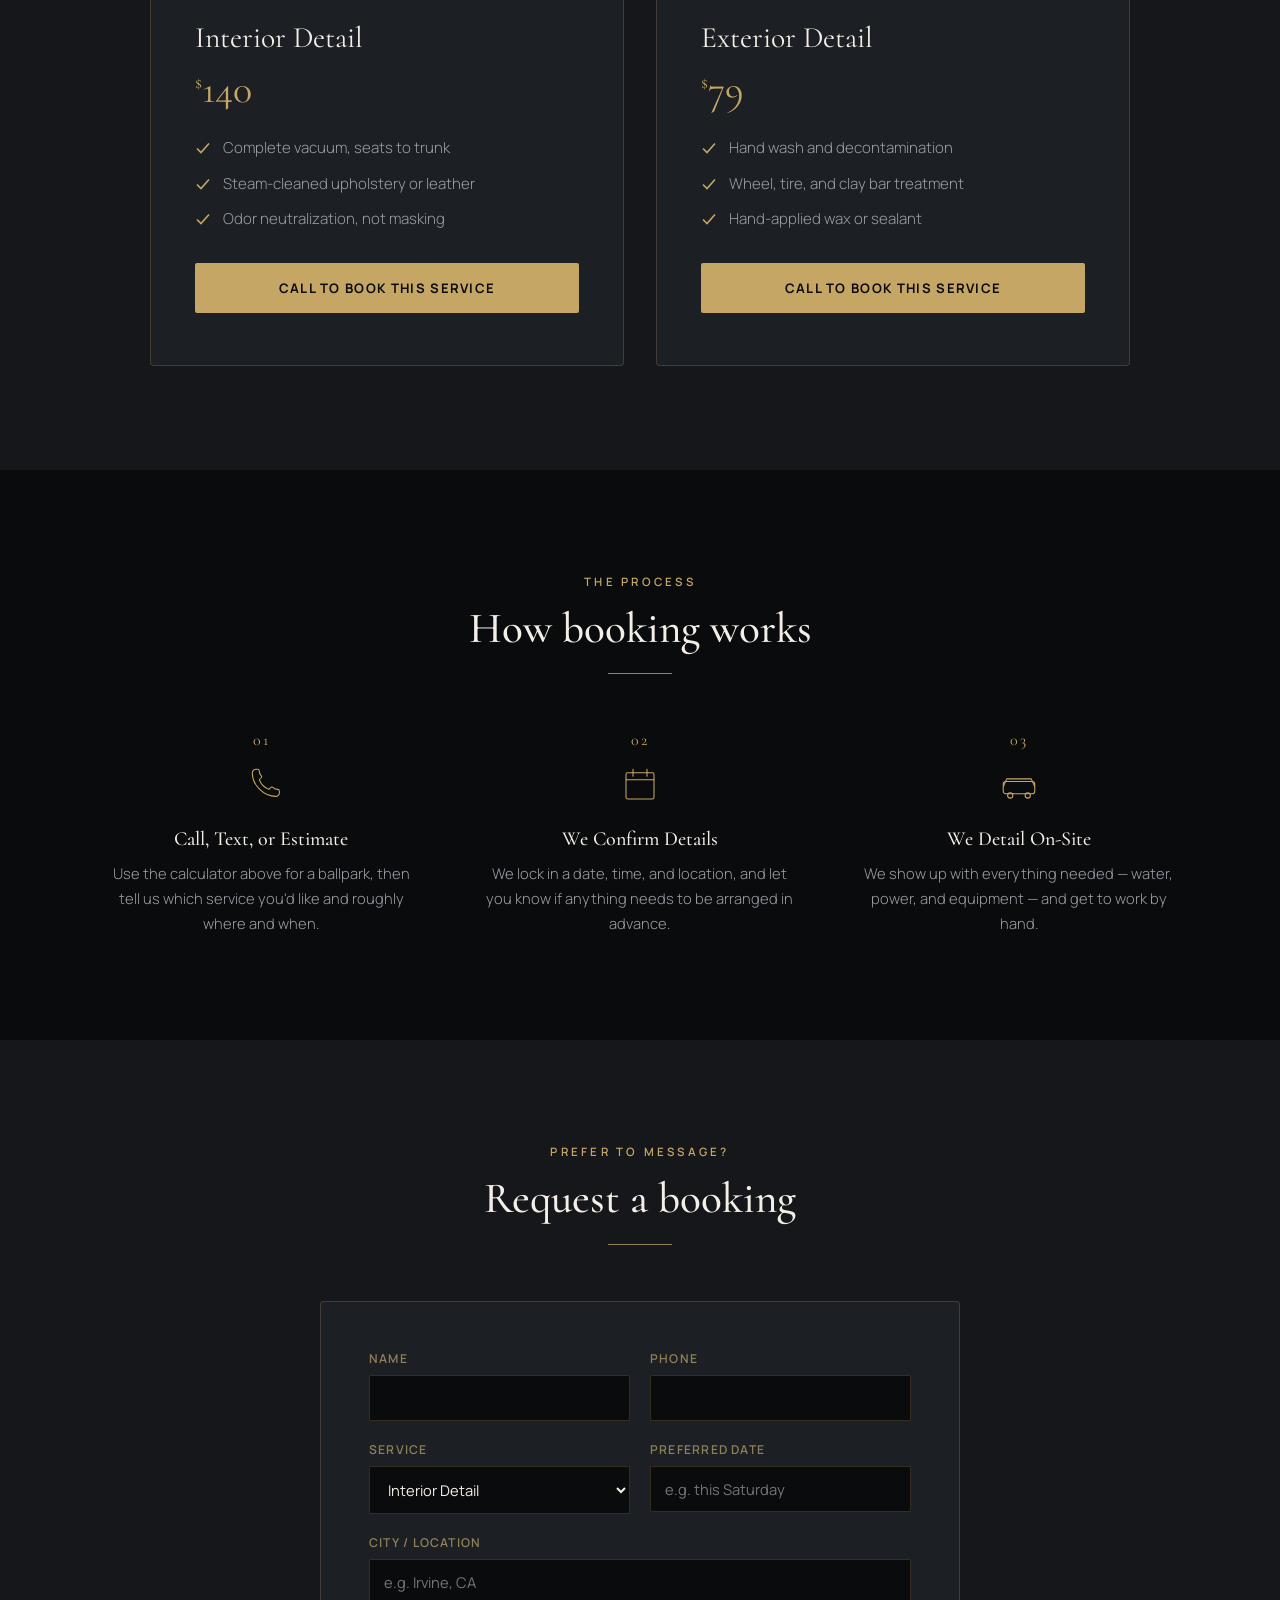
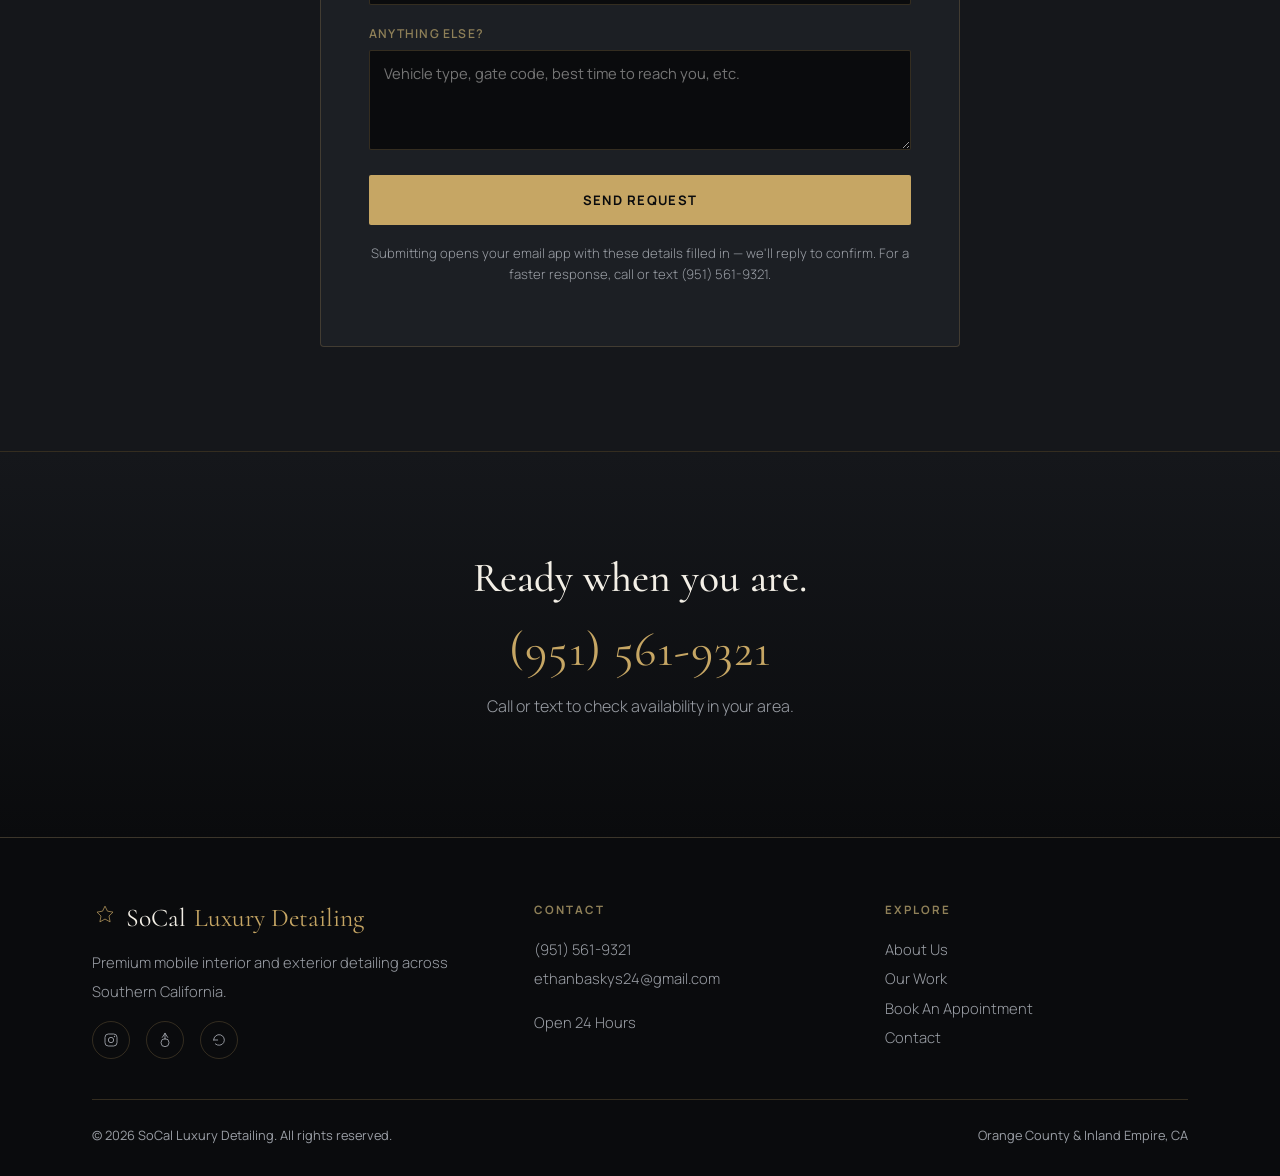
<file: book.html>
<!DOCTYPE html>
<html lang="en">
<head>
<meta charset="UTF-8">
<meta name="viewport" content="width=device-width, initial-scale=1.0">
<title>Book An Appointment — SoCal Luxury Detailing</title>
<meta name="description" content="Book a mobile interior or exterior detail with SoCal Luxury Detailing. Get an instant estimate, then call or text (951) 561-9321 — serving Orange County and the Inland Empire.">
<link rel="canonical" href="https://z-skizz.github.io/socal-auto-detail.github.io/book.html">

<!--
============================================================
SOCAL LUXURY DETAILING — BOOK AN APPOINTMENT PAGE
============================================================
QUICK EDIT INDEX
-----------------
[EDIT: PHONE NUMBER] — search "9515619321"
[EDIT: PRICING]      — service cards below, AND the PRICING object
                        in assets/js/main.js (powers the estimate calculator)
[EDIT: FORM EMAIL]   — the address the request form sends to
[EDIT: BUSINESS HOURS] — footer

NOTE ON THE FORM: this is a static site with no server, so the
"Send Request" button opens the visitor's own email app with the
details pre-filled (a mailto form). It is not a live booking
system — if you add real online booking later, swap this section
out. The estimate calculator above it is plain client-side
JavaScript with no backend required.
============================================================
-->

<link rel="icon" href="data:image/svg+xml,%3Csvg xmlns='http://www.w3.org/2000/svg' viewBox='0 0 48 48'%3E%3Crect width='48' height='48' rx='8' fill='%230a0b0d'/%3E%3Cpath d='M24 8l4.8 9.8L39 19l-7.5 7.3L33.5 37 24 31.6 14.5 37l2-10.7L9 19l10.2-1.2z' fill='%23c6a664'/%3E%3C/svg%3E">

<link rel="preconnect" href="https://fonts.googleapis.com">
<link rel="preconnect" href="https://fonts.gstatic.com" crossorigin>
<link href="https://fonts.googleapis.com/css2?family=Cormorant:ital,wght@0,300;0,400;0,500;0,600;1,400&family=Manrope:wght@300;400;500;600;700&display=swap" rel="stylesheet">
<link rel="stylesheet" href="assets/css/style.css">
</head>
<body>

<!-- ================= HEADER ================= -->
<header>
  <div class="nav">
    <a href="index.html" class="logo">
      <svg class="mark" viewBox="0 0 48 48" fill="none" aria-hidden="true"><path d="M24 4l4.5 9.2L38.8 15l-7.4 7.2L33.4 33 24 27.8 14.6 33l2-10.8L9.2 15l10.3-1.8z" stroke="currentColor" stroke-width="1.3" stroke-linejoin="round"/></svg>
      SoCal <em>Luxury Detailing</em>
    </a>
    <button class="nav-toggle" aria-label="Toggle menu" aria-expanded="false">
      <svg class="icon-open" viewBox="0 0 24 24" fill="none"><path d="M3 6h18M3 12h18M3 18h18" stroke="currentColor" stroke-width="1.6" stroke-linecap="round"/></svg>
      <svg class="icon-close" viewBox="0 0 24 24" fill="none"><path d="M5 5l14 14M19 5L5 19" stroke="currentColor" stroke-width="1.6" stroke-linecap="round"/></svg>
    </button>
    <nav class="nav-links">
      <a href="about.html">About Us</a>
      <a href="our-work.html">Our Work</a>
      <a href="book.html" class="active">Book An Appointment</a>
      <a href="contact.html">Contact</a>
    </nav>
    <a class="call-btn" href="tel:19515619321"><span class="full">Call</span> (951) 561-9321</a>
  </div>
</header>

<!-- ================= PAGE HERO ================= -->
<section class="page-hero" id="top">
  <div class="page-hero-inner">
    <span class="eyebrow">Book An Appointment</span>
    <h1>Let's get your <span class="sheen">vehicle detailed.</span></h1>
    <p class="lede">
      Get an instant ballpark estimate below, then call or text to lock in
      your date, time, and location. Most requests are confirmed the same day.
    </p>
    <div class="hero-cta">
      <a class="btn-primary" href="tel:19515619321">Call to Book</a>
      <a class="btn-secondary" href="sms:19515619321">Text to Book</a>
    </div>
  </div>
</section>

<!-- ================= ESTIMATE CALCULATOR ================= -->
<section id="estimate">
  <div class="wrap">
    <div class="section-head reveal">
      <span class="eyebrow">Instant Estimate</span>
      <h2>What's it going to run?</h2>
      <div class="divider"></div>
    </div>

    <div class="estimator reveal">
      <div class="estimator-grid">
        <div class="field">
          <label for="est-service">Service</label>
          <select id="est-service" name="est-service">
            <option value="interior">Interior Detail</option>
            <option value="exterior">Exterior Detail</option>
            <option value="both">Interior + Exterior</option>
          </select>
        </div>
        <div class="field">
          <label for="est-size">Vehicle Type</label>
          <select id="est-size" name="est-size">
            <option value="sedan">Sedan / Coupe</option>
            <option value="suv">SUV / Crossover</option>
            <option value="truck">Truck / Van / 3-Row</option>
            <option value="exotic">Exotic / Luxury Performance</option>
          </select>
        </div>
      </div>
      <div class="estimate-result">
        <span class="label">Your Estimate</span>
        <span class="amount"><span class="from">Estimated</span>$140 &ndash; $165</span>
      </div>
      <p class="estimator-note">
        This is a ballpark figure to help you plan — final pricing is confirmed
        by phone based on your vehicle's exact condition. Call or text
        <a href="tel:19515619321" style="color:var(--gold); text-decoration:none;">(951) 561-9321</a>
        for a firm quote.
      </p>
    </div>
  </div>
</section>

<!-- ================= CHOOSE A SERVICE ================= -->
<section class="section-alt" id="services">
  <div class="wrap">
    <div class="section-head reveal">
      <span class="eyebrow">Choose Your Service</span>
      <h2>What are we detailing?</h2>
      <div class="divider"></div>
    </div>
    <div class="service-grid">
      <div class="service-card reveal">
        <div class="service-name">Interior Detail</div>
        <!-- [EDIT: PRICING] -->
        <div class="price"><sup>$</sup>140</div>
        <ul>
          <li><svg width="16" height="16" viewBox="0 0 16 16" fill="none"><path d="M2 8.5L6 12.5L14 3.5" stroke="currentColor" stroke-width="1.6"/></svg>Complete vacuum, seats to trunk</li>
          <li><svg width="16" height="16" viewBox="0 0 16 16" fill="none"><path d="M2 8.5L6 12.5L14 3.5" stroke="currentColor" stroke-width="1.6"/></svg>Steam-cleaned upholstery or leather</li>
          <li><svg width="16" height="16" viewBox="0 0 16 16" fill="none"><path d="M2 8.5L6 12.5L14 3.5" stroke="currentColor" stroke-width="1.6"/></svg>Odor neutralization, not masking</li>
        </ul>
        <a class="btn-primary" href="tel:19515619321">Call to Book This Service</a>
      </div>
      <div class="service-card reveal">
        <div class="service-name">Exterior Detail</div>
        <!-- [EDIT: PRICING] -->
        <div class="price"><sup>$</sup>79</div>
        <ul>
          <li><svg width="16" height="16" viewBox="0 0 16 16" fill="none"><path d="M2 8.5L6 12.5L14 3.5" stroke="currentColor" stroke-width="1.6"/></svg>Hand wash and decontamination</li>
          <li><svg width="16" height="16" viewBox="0 0 16 16" fill="none"><path d="M2 8.5L6 12.5L14 3.5" stroke="currentColor" stroke-width="1.6"/></svg>Wheel, tire, and clay bar treatment</li>
          <li><svg width="16" height="16" viewBox="0 0 16 16" fill="none"><path d="M2 8.5L6 12.5L14 3.5" stroke="currentColor" stroke-width="1.6"/></svg>Hand-applied wax or sealant</li>
        </ul>
        <a class="btn-primary" href="tel:19515619321">Call to Book This Service</a>
      </div>
    </div>
  </div>
</section>

<!-- ================= HOW BOOKING WORKS ================= -->
<section>
  <div class="wrap">
    <div class="section-head reveal">
      <span class="eyebrow">The Process</span>
      <h2>How booking works</h2>
      <div class="divider"></div>
    </div>
    <div class="steps">
      <div class="step reveal">
        <span class="step-num">01</span>
        <svg class="icon" viewBox="0 0 48 48" fill="none"><path d="M14 10c0-2 2-4 4-4h2c1 0 2 1 2 2 0 2 1 4 2 5 1 1 1 2 0 3l-2 2c2 5 6 9 11 11l2-2c1-1 2-1 3 0 1 1 3 2 5 2 1 0 2 1 2 2v2c0 2-2 4-4 4-14 0-27-13-27-27z" stroke="currentColor" stroke-width="1.2" stroke-linejoin="round"/></svg>
        <h3>Call, Text, or Estimate</h3>
        <p>Use the calculator above for a ballpark, then tell us which service you'd like and roughly where and when.</p>
      </div>
      <div class="step reveal">
        <span class="step-num">02</span>
        <svg class="icon" viewBox="0 0 48 48" fill="none"><rect x="8" y="10" width="32" height="30" rx="2" stroke="currentColor" stroke-width="1.2"/><path d="M8 18h32M16 6v8M32 6v8" stroke="currentColor" stroke-width="1.2" stroke-linecap="round"/></svg>
        <h3>We Confirm Details</h3>
        <p>We lock in a date, time, and location, and let you know if anything needs to be arranged in advance.</p>
      </div>
      <div class="step reveal">
        <span class="step-num">03</span>
        <svg class="icon" viewBox="0 0 48 48" fill="none"><rect x="6" y="20" width="36" height="14" rx="3" stroke="currentColor" stroke-width="1.2"/><circle cx="14" cy="36" r="3" stroke="currentColor" stroke-width="1.2"/><circle cx="34" cy="36" r="3" stroke="currentColor" stroke-width="1.2"/><path d="M6 26l4-9h28l4 9" stroke="currentColor" stroke-width="1.2" stroke-linejoin="round"/></svg>
        <h3>We Detail On-Site</h3>
        <p>We show up with everything needed — water, power, and equipment — and get to work by hand.</p>
      </div>
    </div>
  </div>
</section>

<!-- ================= REQUEST FORM ================= -->
<section class="section-alt" id="request">
  <div class="wrap">
    <div class="section-head reveal">
      <span class="eyebrow">Prefer to Message?</span>
      <h2>Request a booking</h2>
      <div class="divider"></div>
    </div>
    <!-- [EDIT: FORM EMAIL] change the address in the action below to your own -->
    <form class="form-shell reveal" action="mailto:ethanbaskys24@gmail.com" method="post" enctype="text/plain">
      <div class="form-row">
        <div class="field">
          <label for="name">Name</label>
          <input type="text" id="name" name="Name" required>
        </div>
        <div class="field">
          <label for="phone">Phone</label>
          <input type="tel" id="phone" name="Phone" required>
        </div>
      </div>
      <div class="form-row">
        <div class="field">
          <label for="service">Service</label>
          <select id="service" name="Service">
            <option>Interior Detail</option>
            <option>Exterior Detail</option>
            <option>Interior + Exterior</option>
            <option>Not sure yet</option>
          </select>
        </div>
        <div class="field">
          <label for="date">Preferred Date</label>
          <input type="text" id="date" name="Preferred Date" placeholder="e.g. this Saturday">
        </div>
      </div>
      <div class="field">
        <label for="location">City / Location</label>
        <input type="text" id="location" name="Location" placeholder="e.g. Irvine, CA">
      </div>
      <div class="field">
        <label for="message">Anything else?</label>
        <textarea id="message" name="Message" placeholder="Vehicle type, gate code, best time to reach you, etc."></textarea>
      </div>
      <button type="submit" class="btn-primary" style="width:100%;">Send Request</button>
      <p class="form-note">Submitting opens your email app with these details filled in — we'll reply to confirm. For a faster response, call or text (951) 561-9321.</p>
    </form>
  </div>
</section>

<!-- ================= FINAL CTA ================= -->
<section class="cta-band">
  <div class="wrap" style="max-width:640px;">
    <h2 class="reveal">Ready when you are.</h2>
    <a class="phone-big reveal" href="tel:19515619321">(951) 561-9321</a>
    <p class="note reveal">Call or text to check availability in your area.</p>
  </div>
</section>

<!-- ================= FOOTER ================= -->
<footer>
  <div class="wrap">
    <div class="footer-grid">
      <div class="footer-col">
        <div class="footer-logo">
          <svg viewBox="0 0 48 48" fill="none" aria-hidden="true"><path d="M24 4l4.5 9.2L38.8 15l-7.4 7.2L33.4 33 24 27.8 14.6 33l2-10.8L9.2 15l10.3-1.8z" stroke="currentColor" stroke-width="1.3" stroke-linejoin="round"/></svg>
          SoCal <em>Luxury Detailing</em>
        </div>
        <p style="font-weight:300;">Premium mobile interior and exterior detailing across Southern California.</p>
        <div class="footer-social">
          <a href="#" target="_blank" rel="noopener" aria-label="Instagram"><svg viewBox="0 0 24 24" fill="none"><rect x="3" y="3" width="18" height="18" rx="5" stroke="currentColor" stroke-width="1.4"/><circle cx="12" cy="12" r="4" stroke="currentColor" stroke-width="1.4"/><circle cx="17.2" cy="6.8" r="1" fill="currentColor"/></svg></a>
          <a href="#" target="_blank" rel="noopener" aria-label="Yelp"><svg viewBox="0 0 24 24" fill="none"><path d="M12 2v9M12 2l4 6M12 2L8 8" stroke="currentColor" stroke-width="1.4" stroke-linecap="round" stroke-linejoin="round"/><circle cx="12" cy="16" r="6" stroke="currentColor" stroke-width="1.4"/></svg></a>
          <a href="#" target="_blank" rel="noopener" aria-label="Google Reviews"><svg viewBox="0 0 24 24" fill="none"><path d="M4 12a8 8 0 1 1 2.6 5.9" stroke="currentColor" stroke-width="1.4" stroke-linecap="round"/><path d="M4 12h6" stroke="currentColor" stroke-width="1.4" stroke-linecap="round"/></svg></a>
        </div>
      </div>
      <div class="footer-col">
        <h4>Contact</h4>
        <a href="tel:19515619321">(951) 561-9321</a>
        <a href="mailto:ethanbaskys24@gmail.com">ethanbaskys24@gmail.com</a>
        <p>Open 24 Hours</p>
      </div>
      <div class="footer-col">
        <h4>Explore</h4>
        <a href="about.html">About Us</a>
        <a href="our-work.html">Our Work</a>
        <a href="book.html">Book An Appointment</a>
        <a href="contact.html">Contact</a>
      </div>
    </div>
    <div class="footer-bottom">
      <span>&copy; <span id="year"></span> SoCal Luxury Detailing. All rights reserved.</span>
      <span>Orange County &amp; Inland Empire, CA</span>
    </div>
  </div>
</footer>

<div class="mobile-call-bar">
  <a class="mcb-call" href="tel:19515619321">Call Now</a>
  <a class="mcb-text" href="sms:19515619321">Text to Book</a>
</div>

<script src="assets/js/main.js"></script>
</body>
</html>
</file>
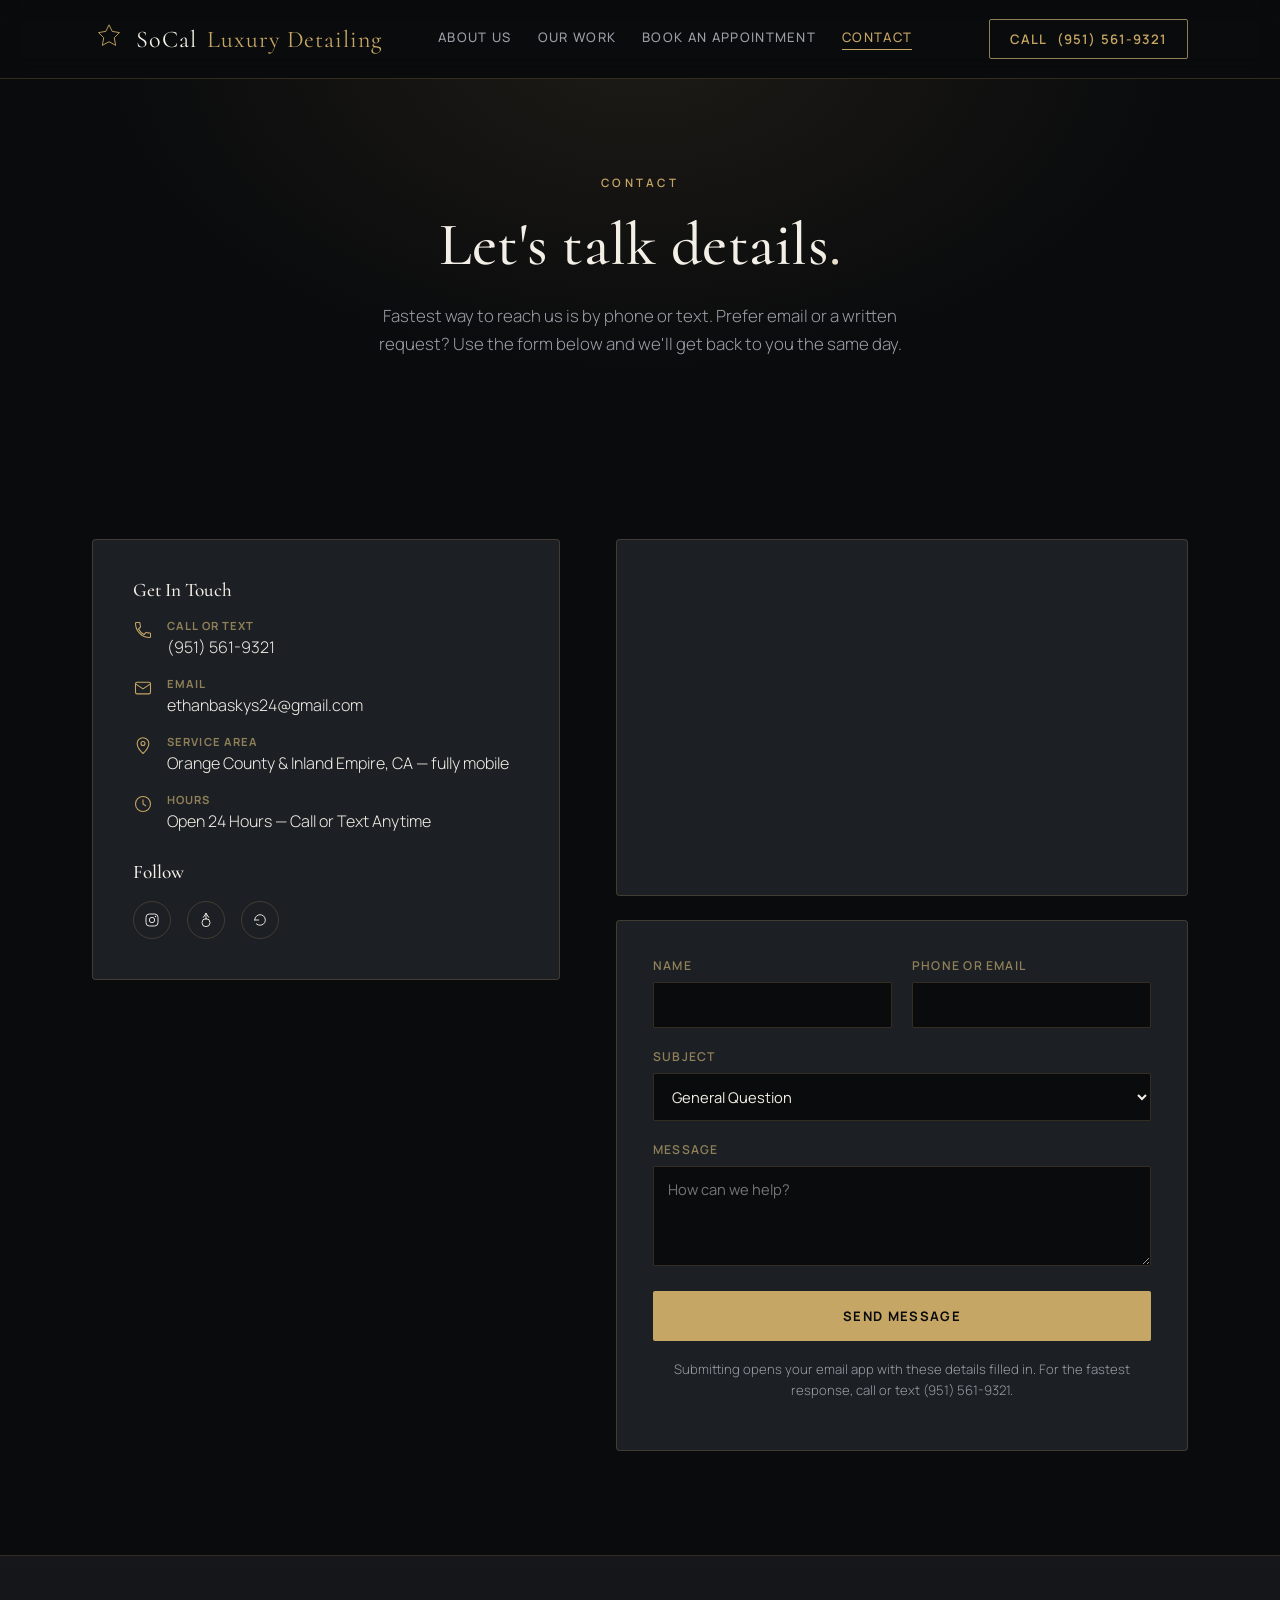
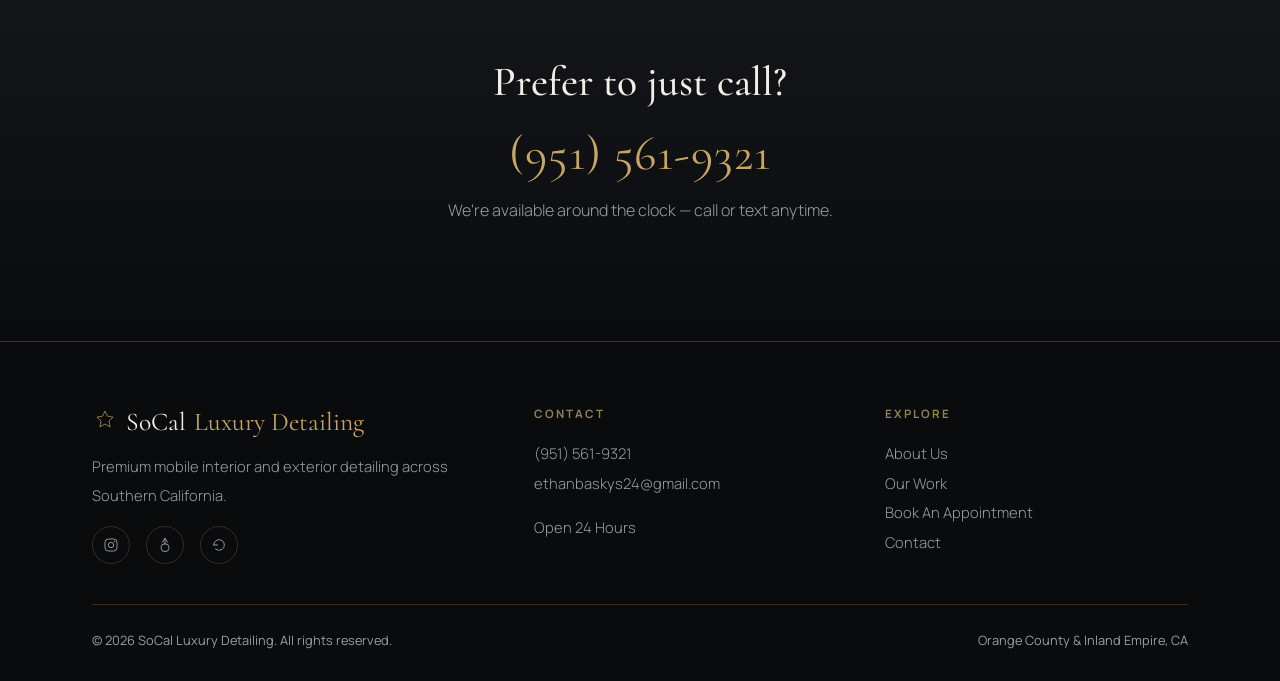
<file: contact.html>
<!DOCTYPE html>
<html lang="en">
<head>
<meta charset="UTF-8">
<meta name="viewport" content="width=device-width, initial-scale=1.0">
<title>Contact — SoCal Luxury Detailing</title>
<meta name="description" content="Call, text, or email SoCal Luxury Detailing to book mobile interior or exterior detailing across Orange County and the Inland Empire. (951) 561-9321.">
<link rel="canonical" href="https://z-skizz.github.io/socal-auto-detail.github.io/contact.html">

<!--
============================================================
SOCAL LUXURY DETAILING — CONTACT PAGE
============================================================
QUICK EDIT INDEX
-----------------
[EDIT: PHONE NUMBER]  — search "9515619321"
[EDIT: EMAIL]         — search "ethanbaskys24@gmail.com"
[EDIT: BUSINESS HOURS]— contact card + footer
[EDIT: MAP]           — the Google Maps embed src, if you add a fixed
                        address later. Currently set to the general
                        Orange County / Inland Empire service area
                        since this is a mobile-only business.
[EDIT: FORM EMAIL]    — the address the request form sends to
============================================================
-->

<link rel="icon" href="data:image/svg+xml,%3Csvg xmlns='http://www.w3.org/2000/svg' viewBox='0 0 48 48'%3E%3Crect width='48' height='48' rx='8' fill='%230a0b0d'/%3E%3Cpath d='M24 8l4.8 9.8L39 19l-7.5 7.3L33.5 37 24 31.6 14.5 37l2-10.7L9 19l10.2-1.2z' fill='%23c6a664'/%3E%3C/svg%3E">

<link rel="preconnect" href="https://fonts.googleapis.com">
<link rel="preconnect" href="https://fonts.gstatic.com" crossorigin>
<link href="https://fonts.googleapis.com/css2?family=Cormorant:ital,wght@0,300;0,400;0,500;0,600;1,400&family=Manrope:wght@300;400;500;600;700&display=swap" rel="stylesheet">
<link rel="stylesheet" href="assets/css/style.css">
</head>
<body>

<!-- ================= HEADER ================= -->
<header>
  <div class="nav">
    <a href="index.html" class="logo">
      <svg class="mark" viewBox="0 0 48 48" fill="none" aria-hidden="true"><path d="M24 4l4.5 9.2L38.8 15l-7.4 7.2L33.4 33 24 27.8 14.6 33l2-10.8L9.2 15l10.3-1.8z" stroke="currentColor" stroke-width="1.3" stroke-linejoin="round"/></svg>
      SoCal <em>Luxury Detailing</em>
    </a>
    <button class="nav-toggle" aria-label="Toggle menu" aria-expanded="false">
      <svg class="icon-open" viewBox="0 0 24 24" fill="none"><path d="M3 6h18M3 12h18M3 18h18" stroke="currentColor" stroke-width="1.6" stroke-linecap="round"/></svg>
      <svg class="icon-close" viewBox="0 0 24 24" fill="none"><path d="M5 5l14 14M19 5L5 19" stroke="currentColor" stroke-width="1.6" stroke-linecap="round"/></svg>
    </button>
    <nav class="nav-links">
      <a href="about.html">About Us</a>
      <a href="our-work.html">Our Work</a>
      <a href="book.html">Book An Appointment</a>
      <a href="contact.html" class="active">Contact</a>
    </nav>
    <a class="call-btn" href="tel:19515619321"><span class="full">Call</span> (951) 561-9321</a>
  </div>
</header>

<!-- ================= PAGE HERO ================= -->
<section class="page-hero" id="top">
  <div class="page-hero-inner">
    <span class="eyebrow">Contact</span>
    <h1>Let's talk <span class="sheen">details.</span></h1>
    <p class="lede">
      Fastest way to reach us is by phone or text. Prefer email or a written
      request? Use the form below and we'll get back to you the same day.
    </p>
  </div>
</section>

<!-- ================= CONTACT ================= -->
<section id="contact-details">
  <div class="wrap">
    <div class="contact-layout">

      <div class="contact-card reveal">
        <h3>Get In Touch</h3>
        <ul class="contact-list">
          <li>
            <svg viewBox="0 0 24 24" fill="none"><path d="M6.6 10.8c1.4 2.8 3.8 5.2 6.6 6.6l2.2-2.2c.3-.3.7-.4 1-.2 1.1.4 2.3.6 3.6.6.6 0 1 .4 1 1V20c0 .6-.4 1-1 1-9.4 0-17-7.6-17-17 0-.6.4-1 1-1h3.4c.6 0 1 .4 1 1 0 1.3.2 2.5.6 3.6.1.3 0 .7-.2 1l-2.2 2.2z" stroke="currentColor" stroke-width="1.3" stroke-linejoin="round"/></svg>
            <div>
              <!-- [EDIT: PHONE NUMBER] -->
              <span class="c-label">Call or Text</span>
              <a href="tel:19515619321">(951) 561-9321</a>
            </div>
          </li>
          <li>
            <svg viewBox="0 0 24 24" fill="none"><rect x="3" y="5" width="18" height="14" rx="2" stroke="currentColor" stroke-width="1.3"/><path d="M3 7l9 6 9-6" stroke="currentColor" stroke-width="1.3" stroke-linejoin="round"/></svg>
            <div>
              <!-- [EDIT: EMAIL] -->
              <span class="c-label">Email</span>
              <a href="mailto:ethanbaskys24@gmail.com">ethanbaskys24@gmail.com</a>
            </div>
          </li>
          <li>
            <svg viewBox="0 0 24 24" fill="none"><path d="M12 21s7-6.5 7-12a7 7 0 1 0-14 0c0 5.5 7 12 7 12z" stroke="currentColor" stroke-width="1.3" stroke-linejoin="round"/><circle cx="12" cy="9" r="2.4" stroke="currentColor" stroke-width="1.3"/></svg>
            <div>
              <span class="c-label">Service Area</span>
              <p>Orange County &amp; Inland Empire, CA — fully mobile</p>
            </div>
          </li>
          <li>
            <svg viewBox="0 0 24 24" fill="none"><circle cx="12" cy="12" r="9" stroke="currentColor" stroke-width="1.3"/><path d="M12 7v5l3.2 2" stroke="currentColor" stroke-width="1.3" stroke-linecap="round"/></svg>
            <div>
              <!-- [EDIT: BUSINESS HOURS] -->
              <span class="c-label">Hours</span>
              <p>Open 24 Hours — Call or Text Anytime</p>
            </div>
          </li>
        </ul>

        <h3>Follow</h3>
        <div class="footer-social">
          <!-- [EDIT: SOCIAL LINKS] replace # with your real profile URLs -->
          <a href="#" target="_blank" rel="noopener" aria-label="Instagram"><svg viewBox="0 0 24 24" fill="none"><rect x="3" y="3" width="18" height="18" rx="5" stroke="currentColor" stroke-width="1.4"/><circle cx="12" cy="12" r="4" stroke="currentColor" stroke-width="1.4"/><circle cx="17.2" cy="6.8" r="1" fill="currentColor"/></svg></a>
          <a href="#" target="_blank" rel="noopener" aria-label="Yelp"><svg viewBox="0 0 24 24" fill="none"><path d="M12 2v9M12 2l4 6M12 2L8 8" stroke="currentColor" stroke-width="1.4" stroke-linecap="round" stroke-linejoin="round"/><circle cx="12" cy="16" r="6" stroke="currentColor" stroke-width="1.4"/></svg></a>
          <a href="#" target="_blank" rel="noopener" aria-label="Google Reviews"><svg viewBox="0 0 24 24" fill="none"><path d="M4 12a8 8 0 1 1 2.6 5.9" stroke="currentColor" stroke-width="1.4" stroke-linecap="round"/><path d="M4 12h6" stroke="currentColor" stroke-width="1.4" stroke-linecap="round"/></svg></a>
        </div>
      </div>

      <div class="reveal" style="display:grid; gap:24px;">
        <!-- [EDIT: MAP] mobile business = no storefront pin. Swap the src
             below for your own embed URL if you get a fixed address. -->
        <div class="map-frame">
          <iframe src="https://www.google.com/maps?q=Orange+County,+California&z=9&output=embed" title="SoCal Luxury Detailing service area map" loading="lazy" referrerpolicy="no-referrer-when-downgrade"></iframe>
        </div>

        <!-- [EDIT: FORM EMAIL] change the address in the action below to your own -->
        <form class="form-shell" style="padding:36px;" action="mailto:ethanbaskys24@gmail.com" method="post" enctype="text/plain">
          <div class="form-row">
            <div class="field">
              <label for="c-name">Name</label>
              <input type="text" id="c-name" name="Name" required>
            </div>
            <div class="field">
              <label for="c-phone">Phone or Email</label>
              <input type="text" id="c-phone" name="Phone or Email" required>
            </div>
          </div>
          <div class="field">
            <label for="c-subject">Subject</label>
            <select id="c-subject" name="Subject">
              <option>General Question</option>
              <option>Booking Request</option>
              <option>Pricing Question</option>
              <option>Feedback</option>
            </select>
          </div>
          <div class="field">
            <label for="c-message">Message</label>
            <textarea id="c-message" name="Message" required placeholder="How can we help?"></textarea>
          </div>
          <button type="submit" class="btn-primary" style="width:100%;">Send Message</button>
          <p class="form-note">Submitting opens your email app with these details filled in. For the fastest response, call or text (951) 561-9321.</p>
        </form>
      </div>

    </div>
  </div>
</section>

<!-- ================= FINAL CTA ================= -->
<section class="cta-band">
  <div class="wrap" style="max-width:640px;">
    <h2 class="reveal">Prefer to just call?</h2>
    <a class="phone-big reveal" href="tel:19515619321">(951) 561-9321</a>
    <p class="note reveal">We're available around the clock — call or text anytime.</p>
  </div>
</section>

<!-- ================= FOOTER ================= -->
<footer>
  <div class="wrap">
    <div class="footer-grid">
      <div class="footer-col">
        <div class="footer-logo">
          <svg viewBox="0 0 48 48" fill="none" aria-hidden="true"><path d="M24 4l4.5 9.2L38.8 15l-7.4 7.2L33.4 33 24 27.8 14.6 33l2-10.8L9.2 15l10.3-1.8z" stroke="currentColor" stroke-width="1.3" stroke-linejoin="round"/></svg>
          SoCal <em>Luxury Detailing</em>
        </div>
        <p style="font-weight:300;">Premium mobile interior and exterior detailing across Southern California.</p>
        <div class="footer-social">
          <a href="#" target="_blank" rel="noopener" aria-label="Instagram"><svg viewBox="0 0 24 24" fill="none"><rect x="3" y="3" width="18" height="18" rx="5" stroke="currentColor" stroke-width="1.4"/><circle cx="12" cy="12" r="4" stroke="currentColor" stroke-width="1.4"/><circle cx="17.2" cy="6.8" r="1" fill="currentColor"/></svg></a>
          <a href="#" target="_blank" rel="noopener" aria-label="Yelp"><svg viewBox="0 0 24 24" fill="none"><path d="M12 2v9M12 2l4 6M12 2L8 8" stroke="currentColor" stroke-width="1.4" stroke-linecap="round" stroke-linejoin="round"/><circle cx="12" cy="16" r="6" stroke="currentColor" stroke-width="1.4"/></svg></a>
          <a href="#" target="_blank" rel="noopener" aria-label="Google Reviews"><svg viewBox="0 0 24 24" fill="none"><path d="M4 12a8 8 0 1 1 2.6 5.9" stroke="currentColor" stroke-width="1.4" stroke-linecap="round"/><path d="M4 12h6" stroke="currentColor" stroke-width="1.4" stroke-linecap="round"/></svg></a>
        </div>
      </div>
      <div class="footer-col">
        <h4>Contact</h4>
        <a href="tel:19515619321">(951) 561-9321</a>
        <a href="mailto:ethanbaskys24@gmail.com">ethanbaskys24@gmail.com</a>
        <p>Open 24 Hours</p>
      </div>
      <div class="footer-col">
        <h4>Explore</h4>
        <a href="about.html">About Us</a>
        <a href="our-work.html">Our Work</a>
        <a href="book.html">Book An Appointment</a>
        <a href="contact.html">Contact</a>
      </div>
    </div>
    <div class="footer-bottom">
      <span>&copy; <span id="year"></span> SoCal Luxury Detailing. All rights reserved.</span>
      <span>Orange County &amp; Inland Empire, CA</span>
    </div>
  </div>
</footer>

<div class="mobile-call-bar">
  <a class="mcb-call" href="tel:19515619321">Call Now</a>
  <a class="mcb-text" href="sms:19515619321">Text to Book</a>
</div>

<script src="assets/js/main.js"></script>
</body>
</html>
</file>
<file: assets/css/style.css>
/* ================================================================
   SOCAL LUXURY DETAILING — MASTER STYLESHEET
   ================================================================
   Every page on the site (index, about, our-work, book, contact,
   404) loads this one file. Edit here once, it applies everywhere.

   QUICK EDIT INDEX
   -----------------
   [EDIT: COLORS]        — CSS variables directly below
   [EDIT: FONTS]         — CSS variables directly below
   [EDIT: PHOTO SLOTS]   — ".media-slot" system, search "MEDIA SLOTS"
   [EDIT: NAV / HEADER]  — search "HEADER"
   [EDIT: MOBILE CALL BAR] — search "STICKY MOBILE CALL BAR"
   [EDIT: BUTTONS]       — search "BUTTONS"
   [EDIT: GALLERY / MOSAIC] — search "MOSAIC GALLERY" (our-work.html)
   [EDIT: ESTIMATE CALCULATOR] — search "ESTIMATE CALCULATOR" (book.html)
   [EDIT: FOOTER]        — search "FOOTER"
   ================================================================ */

:root{
  --black:        #0a0b0d;
  --charcoal:      #15171b;
  --charcoal-2:    #1c1f24;
  --charcoal-3:    #23262c;
  --gold:          #c6a664;
  --gold-bright:   #ddc07f;
  --gold-dim:      #8f8058;
  --ivory:         #f3efe6;
  --graphite:      #9a9ea5;
  --hairline:      rgba(198,166,100,0.22);
  --hairline-soft: rgba(198,166,100,0.12);
  --shadow-gold:   0 12px 28px rgba(198,166,100,0.18);
  --overlay-dark:  rgba(6,7,8,0.72);

  --display: "Cormorant", serif;
  --body: "Manrope", sans-serif;

  --header-h: 78px;
}

*{ box-sizing: border-box; }
html{ scroll-behavior: smooth; }
body{
  margin:0;
  background: var(--black);
  color: var(--ivory);
  font-family: var(--body);
  font-weight: 400;
  -webkit-font-smoothing: antialiased;
  overflow-x: hidden;
}
img{ max-width:100%; display:block; }
a{ color: inherit; }
ul{ margin:0; }
button{ font-family: var(--body); }

::selection{ background: var(--gold-dim); color: var(--black); }

::-webkit-scrollbar{ width: 10px; }
::-webkit-scrollbar-track{ background: var(--black); }
::-webkit-scrollbar-thumb{ background: var(--charcoal-3); border-radius: 6px; border: 2px solid var(--black); }
::-webkit-scrollbar-thumb:hover{ background: var(--gold-dim); }

.eyebrow{
  font-family: var(--body);
  font-size: 0.72rem;
  letter-spacing: 0.28em;
  text-transform: uppercase;
  color: var(--gold);
  font-weight: 600;
}
h1,h2,h3{
  font-family: var(--display);
  font-weight: 500;
  line-height: 1.08;
  margin: 0;
  color: var(--ivory);
}
.wrap{
  max-width: 1160px;
  margin: 0 auto;
  padding: 0 32px;
}

@media (prefers-reduced-motion: reduce){
  *{ animation-duration: 0.001ms !important; animation-iteration-count: 1 !important; transition-duration: 0.001ms !important; scroll-behavior:auto !important; }
}

/* ---------------- SCROLL REVEAL ---------------- */
.reveal{
  opacity: 0;
  transform: translateY(22px);
  transition: opacity 0.7s ease, transform 0.7s ease;
}
.reveal.is-visible{ opacity: 1; transform: translateY(0); }
.reveal-group > *{ transition-delay: calc(var(--i, 0) * 90ms); }

/* ================================================================
   HEADER
   ================================================================ */
header{
  position: sticky;
  top:0;
  z-index: 200;
  background: rgba(10,11,13,0.82);
  backdrop-filter: blur(12px);
  -webkit-backdrop-filter: blur(12px);
  border-bottom: 1px solid var(--hairline);
}
.nav{
  display:flex;
  align-items:center;
  justify-content: space-between;
  padding: 16px 32px;
  max-width: 1160px;
  margin: 0 auto;
  min-height: var(--header-h);
  gap: 20px;
}
.logo{
  font-family: var(--display);
  font-size: 1.5rem;
  letter-spacing: 0.04em;
  color: var(--ivory);
  text-decoration: none;
  display:flex;
  align-items: center;
  gap: 10px;
  flex: none;
}
.logo .mark{
  width: 34px; height: 34px; flex: none;
  color: var(--gold);
}
.logo em{ font-style: normal; color: var(--gold); }

.call-btn{
  display:inline-flex;
  align-items:center;
  gap:10px;
  border: 1px solid var(--gold-dim);
  color: var(--gold);
  text-decoration: none;
  padding: 10px 20px;
  font-size: 0.82rem;
  letter-spacing: 0.08em;
  text-transform: uppercase;
  font-weight: 600;
  border-radius: 2px;
  transition: background 0.25s ease, color 0.25s ease, transform 0.2s ease;
  white-space: nowrap;
  flex: none;
}
.call-btn:hover{ background: var(--gold); color: var(--black); transform: translateY(-1px); }

.nav-links{
  display:flex;
  gap:26px;
  align-items:center;
  font-size:0.82rem;
  letter-spacing:0.1em;
  text-transform:uppercase;
  font-weight:500;
  color:var(--graphite);
  margin: 0 auto 0 36px;
  flex-wrap: wrap;
}
.nav-links a{
  text-decoration:none;
  color:inherit;
  position:relative;
  padding-bottom:4px;
  white-space: nowrap;
}
.nav-links a::after{
  content:"";
  position:absolute;
  left:0; bottom:0;
  width:0; height:1px;
  background:var(--gold);
  transition:width 0.22s ease;
}
.nav-links a:hover{ color:var(--ivory); }
.nav-links a:hover::after{ width:100%; }
.nav-links a.active{ color: var(--gold); }
.nav-links a.active::after{ width:100%; }

.nav-toggle{
  display:none;
  background:none;
  border: 1px solid var(--hairline);
  border-radius: 2px;
  width: 42px; height: 42px;
  flex: none;
  align-items:center;
  justify-content:center;
  cursor:pointer;
  color: var(--ivory);
}
.nav-toggle svg{ width:20px; height:20px; }
.nav-toggle .icon-close{ display:none; }
.nav-toggle[aria-expanded="true"] .icon-open{ display:none; }
.nav-toggle[aria-expanded="true"] .icon-close{ display:block; }

@media (max-width: 900px){
  .nav{ padding: 14px 20px; flex-wrap: wrap; }
  .nav-toggle{ display:flex; }
  .call-btn span.full{ display:none; }
  .nav-links{
    order: 4;
    width: 100%;
    margin: 0;
    max-height: 0;
    overflow: hidden;
    flex-direction: column;
    align-items: flex-start;
    gap: 0;
    transition: max-height 0.3s ease;
  }
  .nav-links.open{ max-height: 360px; }
  .nav-links a{
    width: 100%;
    padding: 14px 4px;
    border-bottom: 1px solid var(--hairline-soft);
  }
  .nav-links a::after{ display:none; }
}

/* ================================================================
   STICKY MOBILE CALL BAR
   ================================================================ */
.mobile-call-bar{
  display:none;
  position: fixed;
  left:0; right:0; bottom:0;
  z-index: 300;
  background: rgba(10,11,13,0.95);
  backdrop-filter: blur(10px);
  border-top: 1px solid var(--hairline);
  padding: 12px 16px;
  padding-bottom: max(12px, env(safe-area-inset-bottom));
  gap: 10px;
}
.mobile-call-bar a{
  flex:1;
  text-align:center;
  text-decoration:none;
  padding: 13px 10px;
  font-size: 0.78rem;
  letter-spacing: 0.08em;
  text-transform: uppercase;
  font-weight: 700;
  border-radius: 2px;
}
.mobile-call-bar .mcb-call{ background: var(--gold); color: var(--black); }
.mobile-call-bar .mcb-text{ border: 1px solid var(--gold-dim); color: var(--gold); }
@media (max-width: 720px){
  .mobile-call-bar{ display:flex; }
  body{ padding-bottom: 74px; }
}

/* ================================================================
   BUTTONS
   ================================================================ */
.btn-primary{
  background: var(--gold);
  color: var(--black);
  text-decoration:none;
  padding: 16px 34px;
  font-size: 0.82rem;
  letter-spacing: 0.1em;
  text-transform: uppercase;
  font-weight: 700;
  border-radius: 2px;
  transition: transform 0.25s ease, box-shadow 0.25s ease;
  display:inline-block;
  border:none;
  cursor:pointer;
}
.btn-primary:hover{ transform: translateY(-2px); box-shadow: var(--shadow-gold); }
.btn-secondary{
  border: 1px solid var(--hairline);
  color: var(--ivory);
  background: transparent;
  text-decoration:none;
  padding: 16px 34px;
  font-size: 0.82rem;
  letter-spacing: 0.1em;
  text-transform: uppercase;
  font-weight: 600;
  border-radius: 2px;
  transition: border-color 0.25s ease, color 0.25s ease;
  display:inline-block;
  cursor:pointer;
}
.btn-secondary:hover{ border-color: var(--gold); color: var(--gold); }
.btn-tertiary{
  color: var(--gold);
  text-decoration:none;
  font-size: 0.82rem;
  letter-spacing: 0.08em;
  text-transform: uppercase;
  font-weight: 600;
  border-bottom: 1px solid var(--gold-dim);
  padding-bottom: 2px;
  display: inline-block;
}
.btn-tertiary:hover{ border-color: var(--gold); }

a:focus-visible, button:focus-visible, input:focus-visible, select:focus-visible, textarea:focus-visible{
  outline: 2px solid var(--gold);
  outline-offset: 3px;
}

/* ================================================================
   HERO (shared: full homepage hero + smaller page-hero)
   ================================================================ */
.hero, .page-hero{
  position: relative;
  overflow: hidden;
  text-align:center;
  background: radial-gradient(ellipse at 50% -10%, rgba(198,166,100,0.10), transparent 60%), var(--black);
}
.hero{ padding: 132px 32px 112px; }
.page-hero{ padding: 96px 32px 76px; }

/* [EDIT: PHOTO SLOTS] hero background photo layer — purely decorative,
   sits behind the gradient + text at partial opacity. If the image file
   named below doesn't exist yet, this layer is simply invisible and the
   plain gradient background shows instead — nothing breaks. */
.hero-bg-photo{
  position:absolute;
  inset:0;
  background-size: cover;
  background-position: center 38%;
  opacity: 0.24;
  filter: grayscale(15%) contrast(1.05);
  z-index: 0;
  mask-image: linear-gradient(180deg, rgba(0,0,0,0.9) 0%, rgba(0,0,0,0.55) 55%, transparent 92%);
  -webkit-mask-image: linear-gradient(180deg, rgba(0,0,0,0.9) 0%, rgba(0,0,0,0.55) 55%, transparent 92%);
}
.hero-inner, .page-hero-inner{ max-width: 800px; margin: 0 auto; position: relative; z-index: 2; }
.page-hero-inner{ max-width: 720px; }
.hero .eyebrow, .page-hero .eyebrow{ display:block; margin-bottom: 22px; }
.hero h1{ font-size: clamp(2.6rem, 6vw, 4.6rem); letter-spacing: 0.005em; }
.page-hero h1{ font-size: clamp(2.4rem, 5.4vw, 3.8rem); letter-spacing: 0.005em; }

.sheen{
  position: relative;
  display: inline-block;
  background: linear-gradient(100deg, var(--ivory) 30%, var(--gold) 45%, var(--ivory) 60%);
  background-size: 300% 100%;
  -webkit-background-clip: text;
  background-clip: text;
  color: transparent;
  animation: sheen-sweep 5.5s ease-in-out 0.4s 1;
}
@keyframes sheen-sweep{
  0%{ background-position: 100% 0; }
  45%{ background-position: 0% 0; }
  100%{ background-position: 0% 0; }
}
.hero p.lede{ margin: 26px auto 0; max-width: 580px; color: var(--graphite); font-size: 1.08rem; line-height: 1.7; font-weight: 300; }
.page-hero p.lede{ margin: 24px auto 0; max-width: 560px; color: var(--graphite); font-size: 1.05rem; line-height: 1.7; font-weight: 300; }
.hero-cta{ margin-top: 40px; display:flex; gap:16px; justify-content:center; flex-wrap: wrap; }

.hero-badges{
  margin-top: 34px;
  display:flex;
  gap: 28px;
  justify-content:center;
  flex-wrap: wrap;
  color: var(--graphite);
  font-size: 0.8rem;
  letter-spacing: 0.04em;
}
.hero-badges span{ display:inline-flex; align-items:center; gap:8px; }
.hero-badges svg{ width:16px; height:16px; color: var(--gold); flex:none; }

/* ================================================================
   SECTION GENERIC
   ================================================================ */
section{ padding: 104px 0; position: relative; }
.section-alt{ background: var(--charcoal); }
.section-head{ text-align:center; max-width: 640px; margin: 0 auto 56px; }
.section-head.left{ text-align:left; margin: 0 0 44px; }
.section-head .eyebrow{ display:block; margin-bottom: 16px; }
.section-head h2{ font-size: clamp(2rem, 4vw, 2.7rem); }
.section-head p{ color: var(--graphite); margin-top: 18px; font-weight:300; line-height:1.7; }
.divider{ width: 64px; height: 1px; background: var(--gold-dim); margin: 22px auto 0; }
.section-head.left .divider{ margin: 22px 0 0; }

/* ================================================================
   MEDIA SLOTS  (the photo placeholder / real-photo system)
   ================================================================
   Usage:
   <figure class="media-slot ar-16x9" data-slot="b">
     <img src="assets/img/photo-b.jpg" alt="..." loading="lazy"
          onerror="this.parentElement.classList.add('is-missing')">
     <figcaption class="slot-fallback">
       <span class="slot-tag">Photo B &middot; 16:9</span>
       Description of the shot, so the owner knows exactly what to drop in here.
     </figcaption>
   </figure>
   As soon as a real file with the matching name exists in assets/img/,
   the <img> loads and the fallback caption is hidden automatically —
   no HTML/CSS edits required.
   ================================================================ */
.media-slot{
  position: relative;
  overflow: hidden;
  border: 1px solid var(--hairline);
  border-radius: 4px;
  background: linear-gradient(160deg, var(--charcoal-2), var(--black));
  margin: 0;
}
.media-slot img{
  position:absolute;
  inset:0;
  width:100%;
  height:100%;
  object-fit: cover;
  opacity: 0;
  transition: opacity 0.5s ease, transform 0.6s ease;
}
.media-slot img[src]{ opacity: 1; }
.media-slot.is-missing img{ opacity: 0 !important; }
.media-slot:hover img{ transform: scale(1.035); }

.slot-fallback{
  display: none;
  position: absolute;
  inset: 14px;
  align-items:center;
  justify-content:center;
  text-align:center;
  border: 1px dashed var(--hairline);
  color: var(--gold-dim);
  font-size: 0.74rem;
  letter-spacing: 0.06em;
  text-transform: uppercase;
  line-height:1.7;
  padding: 18px;
}
.media-slot.is-missing .slot-fallback{ display:flex; flex-direction:column; align-items:center; }
.slot-tag{
  display:block;
  color: var(--gold);
  font-weight: 700;
  letter-spacing: 0.12em;
  margin-bottom: 6px;
  font-size: 0.7rem;
}

.ar-1x1{ aspect-ratio: 1/1; }
.ar-16x9{ aspect-ratio: 16/9; }
.ar-9x16{ aspect-ratio: 9/16; }
.ar-4x5{ aspect-ratio: 4/5; }
.ar-5x4{ aspect-ratio: 5/4; }
.ar-5x3{ aspect-ratio: 5/3; }

.media-caption{
  text-align:center;
  margin-top: 14px;
}
.media-caption .tag{
  font-size: 0.68rem;
  letter-spacing: 0.18em;
  text-transform: uppercase;
  color: var(--gold);
  font-weight: 700;
  display:block;
  margin-bottom: 4px;
}
.media-caption .desc{ font-size: 0.88rem; color: var(--graphite); font-weight: 300; }

/* ================================================================
   SERVICE CARDS
   ================================================================ */
.service-grid{
  display:grid;
  grid-template-columns: repeat(2, 1fr);
  gap: 32px;
  max-width: 980px;
  margin: 0 auto;
  align-items: stretch;
}
.service-card{
  background: var(--charcoal-2);
  border: 1px solid var(--hairline);
  width:100%;
  padding: 52px 44px;
  position: relative;
  border-radius: 4px;
  display:flex;
  flex-direction:column;
  transition: transform 0.3s ease, border-color 0.3s ease;
}
.service-card:hover{ transform: translateY(-4px); border-color: var(--gold-dim); }
.service-card::before{
  content:"";
  position:absolute; top:0; left:0; right:0; height: 2px;
  background: linear-gradient(90deg, transparent, var(--gold), transparent);
}
.service-card.featured{ border-color: var(--gold-dim); box-shadow: 0 20px 50px rgba(0,0,0,0.35); }
.service-card .service-badge{
  position:absolute; top: -1px; right: 24px;
  background: var(--gold); color: var(--black);
  font-size: 0.64rem; letter-spacing: 0.12em; text-transform: uppercase; font-weight: 800;
  padding: 6px 12px; border-radius: 0 0 3px 3px;
}
.service-card .service-name{ font-family: var(--display); font-size: 1.85rem; color: var(--ivory); }
.service-card .service-sub{ color: var(--graphite); font-size:0.86rem; font-weight:300; margin-top:4px; }
.service-card .price{ font-family: var(--display); font-size: 2.5rem; color: var(--gold); margin: 10px 0 24px; }
.service-card .price sup{ font-size: 1.05rem; top: -1.2em; }
.service-card .price.call-price{ font-size: 2.05rem; }
.service-card ul{ list-style: none; padding:0; margin: 0 0 32px; display:grid; gap: 13px; flex-grow:1; }
.service-card li{ display:flex; gap: 12px; font-size: 0.94rem; color: var(--graphite); font-weight: 300; line-height:1.5; }
.service-card li svg{ flex:none; margin-top:3px; color: var(--gold); }
.service-card .btn-primary{ width:100%; text-align:center; }
@media (max-width: 860px){ .service-grid{ grid-template-columns: 1fr; max-width: 480px; } }

/* Homepage-only 3-card variant (Interior / Exterior / Full Detail) — scoped
   with .cols-3 so book.html's existing 2-card layout is untouched. */
.service-grid.cols-3{ grid-template-columns: repeat(3, 1fr); max-width: 1120px; }
@media (max-width: 640px){
  .service-grid.cols-3{ grid-template-columns: 1fr; max-width: 480px; }
}

/* ================================================================
   PILLARS
   ================================================================ */
.pillars{ display:grid; grid-template-columns: repeat(3, 1fr); gap: 40px; }
.pillar{ text-align:center; padding: 0 12px; }
.pillar .icon{ width: 46px; height:46px; margin: 0 auto 22px; color: var(--gold); }
.pillar h3{ font-size: 1.3rem; margin-bottom: 10px; }
.pillar p{ color: var(--graphite); font-size: 0.92rem; line-height:1.7; font-weight:300; margin:0; }

/* ================================================================
   TRUST / REVIEWS BAND (no fabricated quotes — links to real profiles)
   ================================================================ */
.trust-band{
  display:flex;
  align-items:center;
  justify-content:center;
  gap: 44px;
  flex-wrap: wrap;
  text-align:center;
}
.trust-item{ display:flex; flex-direction:column; align-items:center; gap:10px; }
.trust-stars{ display:flex; gap:3px; color: var(--gold); }
.trust-stars svg{ width:16px; height:16px; }
.trust-item .trust-num{ font-family: var(--display); font-size:1.8rem; color:var(--gold); }
.trust-item .trust-label{ font-size:0.76rem; letter-spacing:0.1em; text-transform:uppercase; color:var(--graphite); font-weight:600; }
.trust-item a.trust-label{ text-decoration:none; }
.trust-item a.trust-label:hover{ color: var(--gold); }

/* ================================================================
   STATS
   ================================================================ */
.stats{ display:grid; grid-template-columns: repeat(3, 1fr); gap: 40px; text-align:center; }
.stat .num{ font-family: var(--display); font-size: clamp(2.2rem, 4vw, 3rem); color: var(--gold); }
.stat .label{ margin-top: 8px; font-size: 0.78rem; letter-spacing: 0.12em; text-transform: uppercase; color: var(--graphite); font-weight: 600; }

/* ================================================================
   MOSAIC GALLERY (our-work.html)
   ================================================================ */
.mosaic{
  display:grid;
  grid-template-columns: repeat(6, 1fr);
  gap: 22px;
}
.mosaic .media-slot{ grid-column: span 6; }
.mosaic .m-featured{ grid-column: span 3; }
.mosaic .m-wide{ grid-column: span 4; }
.mosaic .m-narrow{ grid-column: span 2; }
.mosaic .m-half{ grid-column: span 3; }
.mosaic-item{ display:flex; flex-direction:column; gap:14px; }

@media (max-width: 860px){
  .mosaic{ grid-template-columns: 1fr 1fr; }
  .mosaic .media-slot, .mosaic .m-featured, .mosaic .m-wide, .mosaic .m-narrow, .mosaic .m-half{ grid-column: span 2; }
}

/* ---------------- BEFORE / AFTER STRIP ---------------- */
.ba-strip{
  display:grid;
  grid-template-columns: 1fr 1fr;
  gap: 4px;
  border: 1px solid var(--hairline);
  border-radius: 4px;
  overflow:hidden;
  max-width: 900px;
  margin: 0 auto;
}
.ba-strip .media-slot{ border:none; border-radius:0; }
.ba-half{ position:relative; }
.ba-half .ba-label{
  position:absolute; top:16px; left:16px; z-index:3;
  font-size: 0.68rem; letter-spacing: 0.18em; text-transform: uppercase;
  color: var(--gold); font-weight: 700;
  background: rgba(10,11,13,0.75);
  padding: 6px 12px; border: 1px solid var(--hairline);
}
@media (max-width: 640px){ .ba-strip{ grid-template-columns: 1fr; } }

/* ================================================================
   FEATURE / STORY LAYOUT (about.html, index service-area)
   ================================================================ */
.split-layout{ display:grid; grid-template-columns: 1fr 1fr; gap: 64px; align-items:center; }
.split-copy p{ color: var(--graphite); line-height:1.8; font-weight:300; margin: 0 0 20px; }
.split-copy p:last-child{ margin-bottom: 0; }
.region-list{
  display:grid; grid-template-columns: 1fr 1fr; gap: 10px 24px;
  list-style:none; padding:0; margin: 26px 0 0;
}
.region-list li{ font-size: 0.92rem; color: var(--ivory); padding-left: 16px; position:relative; font-weight: 300; }
.region-list li::before{ content:""; position:absolute; left:0; top:0.55em; width:5px; height:5px; background: var(--gold); transform: rotate(45deg); }
.region-group-label{ font-size: 0.7rem; letter-spacing: 0.15em; text-transform: uppercase; color: var(--gold-dim); margin: 22px 0 4px; font-weight: 700; }
.region-group-label:first-child{ margin-top:0; }

@media (max-width: 860px){
  .split-layout{ grid-template-columns: 1fr; }
  .split-layout .media-slot{ order: -1; }
}

/* ---------------- SIGNATURE FEATURE IMAGE (about.html) ---------------- */
.signature-feature{ max-width: 620px; margin: 0 auto; text-align:center; }
.signature-feature .media-slot{ max-width: 480px; margin: 0 auto; }
.signature-feature .signature-quote{
  margin-top: 30px;
  font-family: var(--display);
  font-size: clamp(1.3rem, 2.6vw, 1.7rem);
  font-style: italic;
  color: var(--ivory);
  line-height: 1.5;
}
.signature-feature .signature-quote .accent{ color: var(--gold); font-style: normal; }

/* ---------------- OFFER CARDS ---------------- */
.offer-grid{ display:grid; grid-template-columns: repeat(2, 1fr); gap: 32px; max-width: 980px; margin: 0 auto; }
.offer-card{
  background: var(--charcoal-2); border: 1px solid var(--hairline); border-radius: 4px;
  padding: 40px 36px; position: relative; transition: transform 0.3s ease;
}
.offer-card:hover{ transform: translateY(-4px); }
.offer-card::before{ content:""; position:absolute; top:0; left:0; right:0; height: 2px; background: linear-gradient(90deg, transparent, var(--gold), transparent); }
.offer-card h3{ font-size: 1.5rem; margin-bottom: 12px; }
.offer-card p{ color: var(--graphite); font-weight:300; line-height:1.7; margin: 0 0 22px; }
@media (max-width: 860px){ .offer-grid{ grid-template-columns: 1fr; max-width: 480px; } }

/* ================================================================
   STEPS (book.html)
   ================================================================ */
.steps{ display:grid; grid-template-columns: repeat(3, 1fr); gap: 40px; }
.step{ text-align:center; padding: 0 12px; position:relative; }
.step .step-num{ font-family: var(--display); font-size: 1rem; color: var(--gold); letter-spacing: 0.1em; display:block; margin-bottom: 14px; }
.step .icon{ width: 42px; height:42px; margin: 0 auto 18px; color: var(--gold); }
.step h3{ font-size: 1.25rem; margin-bottom: 10px; }
.step p{ color: var(--graphite); font-size: 0.92rem; line-height:1.7; font-weight:300; margin:0; }

/* ================================================================
   ESTIMATE CALCULATOR (book.html)
   ================================================================ */
.estimator{
  max-width: 720px;
  margin: 0 auto;
  background: var(--charcoal-2);
  border: 1px solid var(--hairline);
  border-radius: 4px;
  padding: 44px;
}
.estimator-grid{ display:grid; grid-template-columns: 1fr 1fr; gap: 20px; margin-bottom: 8px; }
.estimator .field label{ display:block; font-size: 0.76rem; letter-spacing: 0.1em; text-transform: uppercase; color: var(--gold-dim); font-weight: 600; margin-bottom: 8px; }
.estimator select{
  width:100%; background: var(--black); border: 1px solid var(--hairline); color: var(--ivory);
  padding: 12px 14px; font-family: var(--body); font-size: 0.92rem; border-radius: 2px; appearance:none;
  background-image: url("data:image/svg+xml,%3Csvg xmlns='http://www.w3.org/2000/svg' width='12' height='8'%3E%3Cpath d='M1 1l5 5 5-5' fill='none' stroke='%23c6a664' stroke-width='1.4'/%3E%3C/svg%3E");
  background-repeat: no-repeat; background-position: right 14px center;
}
.estimator select:focus{ outline: none; border-color: var(--gold); }
.estimate-result{
  margin-top: 28px;
  border-top: 1px solid var(--hairline);
  padding-top: 26px;
  display:flex;
  align-items:center;
  justify-content:space-between;
  flex-wrap: wrap;
  gap: 16px;
}
.estimate-result .label{ font-size: 0.78rem; letter-spacing: 0.1em; text-transform:uppercase; color: var(--graphite); font-weight:600; }
.estimate-result .amount{ font-family: var(--display); font-size: 2.2rem; color: var(--gold); }
.estimate-result .amount .from{ font-size: 1rem; color: var(--graphite); font-family: var(--body); font-weight:300; margin-right:6px; }
.estimator-note{ font-size: 0.78rem; color: var(--graphite); font-weight:300; margin-top: 18px; line-height:1.6; }
@media (max-width: 640px){
  .estimator{ padding: 30px 24px; }
  .estimator-grid{ grid-template-columns: 1fr; }
}

/* ================================================================
   FORM (book.html / contact.html)
   ================================================================ */
.form-shell{ max-width: 640px; margin: 0 auto; background: var(--charcoal-2); border: 1px solid var(--hairline); border-radius: 4px; padding: 48px; }
.form-row{ display:grid; grid-template-columns: 1fr 1fr; gap: 20px; }
.field{ margin-bottom: 20px; }
.field label{ display:block; font-size: 0.76rem; letter-spacing: 0.1em; text-transform: uppercase; color: var(--gold-dim); font-weight: 600; margin-bottom: 8px; }
.field input, .field select, .field textarea{
  width:100%; background: var(--black); border: 1px solid var(--hairline); color: var(--ivory);
  padding: 12px 14px; font-family: var(--body); font-size: 0.92rem; border-radius: 2px;
}
.field input:focus, .field select:focus, .field textarea:focus{ outline: none; border-color: var(--gold); }
.field textarea{ resize: vertical; min-height: 100px; }
.field.has-error input, .field.has-error textarea, .field.has-error select{ border-color: #b5674f; }
.field-error{ display:none; color:#d98a72; font-size:0.76rem; margin-top:6px; }
.field.has-error .field-error{ display:block; }
.form-note{ color: var(--graphite); font-size: 0.82rem; font-weight:300; margin-top: 18px; text-align:center; line-height:1.6; }
.form-success{
  display:none;
  text-align:center;
  padding: 40px 20px;
}
.form-success.show{ display:block; }
.form-success svg{ width:52px; height:52px; color: var(--gold); margin: 0 auto 18px; }
.form-success h3{ font-size:1.5rem; margin-bottom:10px; }
.form-success p{ color: var(--graphite); font-weight:300; }
@media (max-width: 640px){
  .form-shell{ padding: 32px 24px; }
  .form-row{ grid-template-columns: 1fr; }
}

/* ================================================================
   CONTACT PAGE SPECIFICS
   ================================================================ */
.contact-layout{ display:grid; grid-template-columns: 0.9fr 1.1fr; gap: 56px; align-items:start; }
.contact-card{
  background: var(--charcoal-2); border: 1px solid var(--hairline); border-radius: 4px; padding: 40px;
}
.contact-card h3{ font-size: 1.2rem; margin-bottom: 18px; }
.contact-list{ list-style:none; padding:0; margin: 0 0 30px; display:grid; gap: 18px; }
.contact-list:last-child{ margin-bottom:0; }
.contact-list li{ display:flex; gap: 14px; align-items:flex-start; }
.contact-list svg{ flex:none; width:20px; height:20px; color: var(--gold); margin-top:2px; }
.contact-list .c-label{ font-size:0.7rem; letter-spacing:0.1em; text-transform:uppercase; color:var(--gold-dim); font-weight:700; display:block; margin-bottom:3px; }
.contact-list a, .contact-list p{ color: var(--ivory); text-decoration:none; font-weight:300; margin:0; }
.contact-list a:hover{ color: var(--gold); }
.map-frame{
  border: 1px solid var(--hairline); border-radius: 4px; overflow:hidden;
  aspect-ratio: 16/10; background: var(--charcoal-2);
}
.map-frame iframe{ width:100%; height:100%; border:0; filter: grayscale(45%) invert(92%) contrast(90%); }
@media (max-width: 860px){ .contact-layout{ grid-template-columns: 1fr; } }

/* ================================================================
   FINAL CTA BAND
   ================================================================ */
.cta-band{
  text-align:center;
  background: linear-gradient(180deg, var(--charcoal), var(--black));
  border-top: 1px solid var(--hairline);
  border-bottom: 1px solid var(--hairline);
}
.cta-band h2{ font-size: clamp(1.8rem, 4vw, 2.6rem); margin-bottom: 20px; }
.cta-band .phone-big{ font-family: var(--display); color: var(--gold); font-size: clamp(2rem, 5vw, 3rem); text-decoration:none; letter-spacing: 0.02em; }
.cta-band p.note{ color: var(--graphite); margin-top: 16px; font-weight:300; }

/* ================================================================
   FOOTER
   ================================================================ */
footer{ padding: 64px 0 0; }
.footer-grid{
  display:grid;
  grid-template-columns: 1.3fr 1fr 1fr;
  gap: 48px;
  padding-bottom: 40px;
  border-bottom: 1px solid var(--hairline);
}
.footer-col h4{
  font-family: var(--body); font-size: 0.72rem; letter-spacing: 0.18em; text-transform: uppercase;
  color: var(--gold-dim); margin: 0 0 18px; font-weight: 700;
}
.footer-col p, .footer-col a{ display:block; color: var(--graphite); text-decoration:none; font-size: 0.92rem; line-height: 2; font-weight:300; }
.footer-col a:hover{ color: var(--gold); }
.footer-logo{ font-family: var(--display); font-size: 1.6rem; color: var(--ivory); margin-bottom: 12px; display:flex; align-items:center; gap:8px; }
.footer-logo em{ font-style:normal; color: var(--gold); }
.footer-logo svg{ width:26px; height:26px; color:var(--gold); }
.footer-social{ display:flex; gap: 16px; margin-top: 6px; }
.footer-social a{
  width: 38px; height: 38px; border: 1px solid var(--hairline); border-radius: 50%;
  display:flex; align-items:center; justify-content:center; transition: border-color 0.2s ease, color 0.2s ease;
}
.footer-social a svg{ width:16px; height:16px; }
.footer-social a:hover{ border-color: var(--gold); color: var(--gold); }
.footer-bottom{
  display:flex; justify-content:space-between; align-items:center;
  padding: 26px 0 32px; color: var(--graphite); font-size: 0.8rem; flex-wrap: wrap; gap: 12px;
}
.footer-bottom a{ text-decoration:none; }
.footer-bottom a:hover{ color: var(--gold); }

/* ================================================================
   LIGHTBOX (our-work.html)
   ================================================================ */
.lightbox{
  position: fixed; inset:0; z-index: 500;
  background: rgba(6,7,8,0.94);
  display:none;
  align-items:center;
  justify-content:center;
  padding: 40px;
}
.lightbox.open{ display:flex; }
.lightbox img{ max-width: 100%; max-height: 86vh; border: 1px solid var(--hairline); border-radius: 4px; }
.lightbox-close{
  position:absolute; top: 24px; right: 24px;
  width: 44px; height:44px; border: 1px solid var(--hairline); border-radius:50%;
  background: transparent; color: var(--ivory); display:flex; align-items:center; justify-content:center; cursor:pointer;
}
.lightbox-close:hover{ border-color: var(--gold); color: var(--gold); }
.lightbox-caption{
  position:absolute; bottom: 30px; left:0; right:0; text-align:center;
  color: var(--graphite); font-size: 0.85rem; letter-spacing:0.04em;
}
[data-lightbox]{ cursor: zoom-in; }

/* ================================================================
   404 PAGE
   ================================================================ */
.error-code{
  font-family: var(--display);
  font-size: clamp(4rem, 14vw, 8rem);
  color: var(--gold);
  line-height: 1;
  margin-bottom: 8px;
}

/* ================================================================
   ONLINE BOOKING WIDGET (book.html)
   ================================================================ */
.booking-widget{
  max-width: 760px;
  margin: 0 auto;
  background: var(--charcoal-2);
  border: 1px solid var(--hairline);
  border-radius: 4px;
  padding: 44px;
}
.test-mode-banner{
  background: rgba(198,166,100,0.12);
  border: 1px solid var(--hairline);
  color: var(--gold);
  font-size: 0.76rem;
  letter-spacing: 0.08em;
  text-transform: uppercase;
  font-weight: 700;
  text-align: center;
  padding: 10px 16px;
  border-radius: 2px;
  margin-bottom: 28px;
}
.bw-config-row{ display:grid; grid-template-columns: 1fr 1fr; gap: 20px; margin-bottom: 30px; }
.bw-section-label{
  font-size: 0.76rem; letter-spacing: 0.1em; text-transform: uppercase;
  color: var(--gold-dim); font-weight: 600; margin-bottom: 12px; display:block;
}
.bw-day-strip{
  display:flex;
  gap: 10px;
  overflow-x: auto;
  padding-bottom: 10px;
  margin-bottom: 20px;
  scrollbar-width: thin;
}
.bw-day-btn{
  flex: none;
  width: 72px;
  background: var(--black);
  border: 1px solid var(--hairline);
  border-radius: 4px;
  color: var(--ivory);
  padding: 12px 8px;
  text-align:center;
  cursor:pointer;
  font-family: var(--body);
  transition: border-color 0.2s ease, background 0.2s ease;
}
.bw-day-btn .dow{ display:block; font-size:0.68rem; letter-spacing:0.08em; text-transform:uppercase; color:var(--graphite); margin-bottom:4px; }
.bw-day-btn .dom{ display:block; font-family: var(--display); font-size:1.3rem; color:var(--ivory); }
.bw-day-btn:hover{ border-color: var(--gold-dim); }
.bw-day-btn.selected{ border-color: var(--gold); background: var(--charcoal-3); }
.bw-day-btn.no-slots{ opacity: 0.35; cursor: not-allowed; }
.bw-day-btn.no-slots:hover{ border-color: var(--hairline); }

.bw-slot-grid{
  display:grid;
  grid-template-columns: repeat(auto-fill, minmax(96px, 1fr));
  gap: 10px;
  margin-bottom: 8px;
}
.bw-slot-btn{
  background: var(--black);
  border: 1px solid var(--hairline);
  border-radius: 2px;
  color: var(--ivory);
  padding: 12px 8px;
  font-family: var(--body);
  font-size: 0.86rem;
  cursor:pointer;
  transition: border-color 0.2s ease, background 0.2s ease, color 0.2s ease;
}
.bw-slot-btn:hover{ border-color: var(--gold); }
.bw-slot-btn.selected{ background: var(--gold); border-color: var(--gold); color: var(--black); font-weight:700; }
.bw-empty-note{ color: var(--graphite); font-size:0.9rem; font-weight:300; padding: 20px 0; text-align:center; }

.bw-summary{
  border-top: 1px solid var(--hairline);
  border-bottom: 1px solid var(--hairline);
  padding: 20px 0;
  margin: 26px 0;
  display:grid;
  gap: 10px;
}
.bw-summary-row{ display:flex; justify-content:space-between; font-size:0.92rem; color: var(--graphite); }
.bw-summary-row strong{ color: var(--ivory); font-weight:500; }
.bw-summary-row.total strong{ color: var(--gold); font-family: var(--display); font-size:1.3rem; }

.bw-confirmation{ text-align:center; padding: 20px 0; }
.bw-confirmation svg{ width:52px; height:52px; color: var(--gold); margin: 0 auto 18px; }
.bw-confirmation h3{ font-size:1.5rem; margin-bottom:10px; }
.bw-confirmation p{ color: var(--graphite); font-weight:300; }

.bw-error{
  background: rgba(181,103,79,0.12);
  border: 1px solid rgba(181,103,79,0.4);
  color: #d98a72;
  padding: 14px 18px;
  border-radius: 2px;
  font-size: 0.88rem;
  margin-bottom: 20px;
  display:none;
}
.bw-error.show{ display:block; }
.bw-loading{ text-align:center; color: var(--graphite); font-size:0.9rem; padding: 30px 0; }

@media (max-width: 640px){
  .booking-widget{ padding: 28px 22px; }
  .bw-config-row{ grid-template-columns: 1fr; }
}

/* ================================================================
   STAFF LOGIN + DASHBOARDS (login.html, owner/tech-dashboard.html)
   ================================================================ */
.login-shell{
  max-width: 420px;
  margin: 80px auto;
  background: var(--charcoal-2);
  border: 1px solid var(--hairline);
  border-radius: 4px;
  padding: 44px;
}
.login-shell h1{ font-size: 1.8rem; margin-bottom: 8px; text-align:center; }
.login-shell p.sub{ color: var(--graphite); font-size:0.9rem; text-align:center; margin: 0 0 28px; font-weight:300; }

.dashboard-shell{ min-height: 100vh; background: var(--black); }
.dash-header{
  display:flex; align-items:center; justify-content:space-between;
  padding: 20px 32px; border-bottom: 1px solid var(--hairline);
  background: rgba(10,11,13,0.9);
}
.dash-header .who{ font-size:0.82rem; color: var(--graphite); }
.dash-header .who strong{ color: var(--gold); }
.dash-body{ max-width: 1160px; margin: 0 auto; padding: 40px 32px 80px; }

.dash-toolbar{ display:flex; gap:14px; align-items:center; justify-content:space-between; flex-wrap:wrap; margin-bottom: 28px; }
.dash-toolbar h2{ font-size: 1.6rem; }

.booking-table{ width:100%; border-collapse: collapse; }
.booking-table th{
  text-align:left; font-size:0.7rem; letter-spacing:0.1em; text-transform:uppercase;
  color: var(--gold-dim); font-weight:700; padding: 10px 14px; border-bottom: 1px solid var(--hairline);
}
.booking-table td{ padding: 14px; border-bottom: 1px solid var(--hairline-soft); font-size:0.9rem; color: var(--ivory); vertical-align: top; }
.booking-table tr:hover td{ background: var(--charcoal-2); }
.status-badge{
  display:inline-block; padding: 4px 10px; border-radius: 2px; font-size:0.7rem;
  letter-spacing:0.06em; text-transform:uppercase; font-weight:700;
}
.status-badge.confirmed, .status-badge.manual{ background: rgba(198,166,100,0.18); color: var(--gold); }
.status-badge.completed{ background: rgba(154,158,165,0.18); color: var(--graphite); }
.status-badge.pending_payment{ background: rgba(181,103,79,0.18); color: #d98a72; }
.status-badge.canceled{ background: rgba(154,158,165,0.1); color: var(--graphite); text-decoration: line-through; }

.dash-empty{ color: var(--graphite); text-align:center; padding: 60px 20px; font-weight:300; }

.job-card{
  background: var(--charcoal-2); border: 1px solid var(--hairline); border-radius: 4px;
  padding: 24px 28px; display:flex; justify-content:space-between; align-items:flex-start;
  gap: 20px; flex-wrap: wrap;
}
.job-card .job-when{ font-family: var(--display); font-size: 1.3rem; color: var(--gold); margin-bottom: 6px; }
.job-card .job-detail{ color: var(--graphite); font-size: 0.9rem; line-height: 1.7; font-weight:300; }
.job-card .job-detail strong{ color: var(--ivory); font-weight:500; }
.job-card .job-actions{ flex: none; }
.dash-modal-backdrop{
  position:fixed; inset:0; background: rgba(6,7,8,0.8); z-index:400;
  display:none; align-items:center; justify-content:center; padding: 24px;
}
.dash-modal-backdrop.open{ display:flex; }
.dash-modal{
  background: var(--charcoal-2); border: 1px solid var(--hairline); border-radius: 4px;
  max-width: 560px; width:100%; max-height: 88vh; overflow-y:auto; padding: 36px;
}

/* ================================================================
   RESPONSIVE (global)
   ================================================================ */
@media (max-width: 860px){
  .pillars{ grid-template-columns: 1fr; gap: 44px; }
  .stats{ grid-template-columns: 1fr; gap: 32px; }
  .steps{ grid-template-columns: 1fr; gap: 44px; }
  .footer-grid{ grid-template-columns: 1fr; gap: 32px; }
  .trust-band{ gap: 28px; }
}
@media (max-width: 480px){
  .hero{ padding: 108px 20px 88px; }
  .page-hero{ padding: 88px 20px 62px; }
  section{ padding: 76px 0; }
  .service-card{ padding: 40px 28px; }
  .contact-card{ padding: 30px 26px; }
}
</file>
